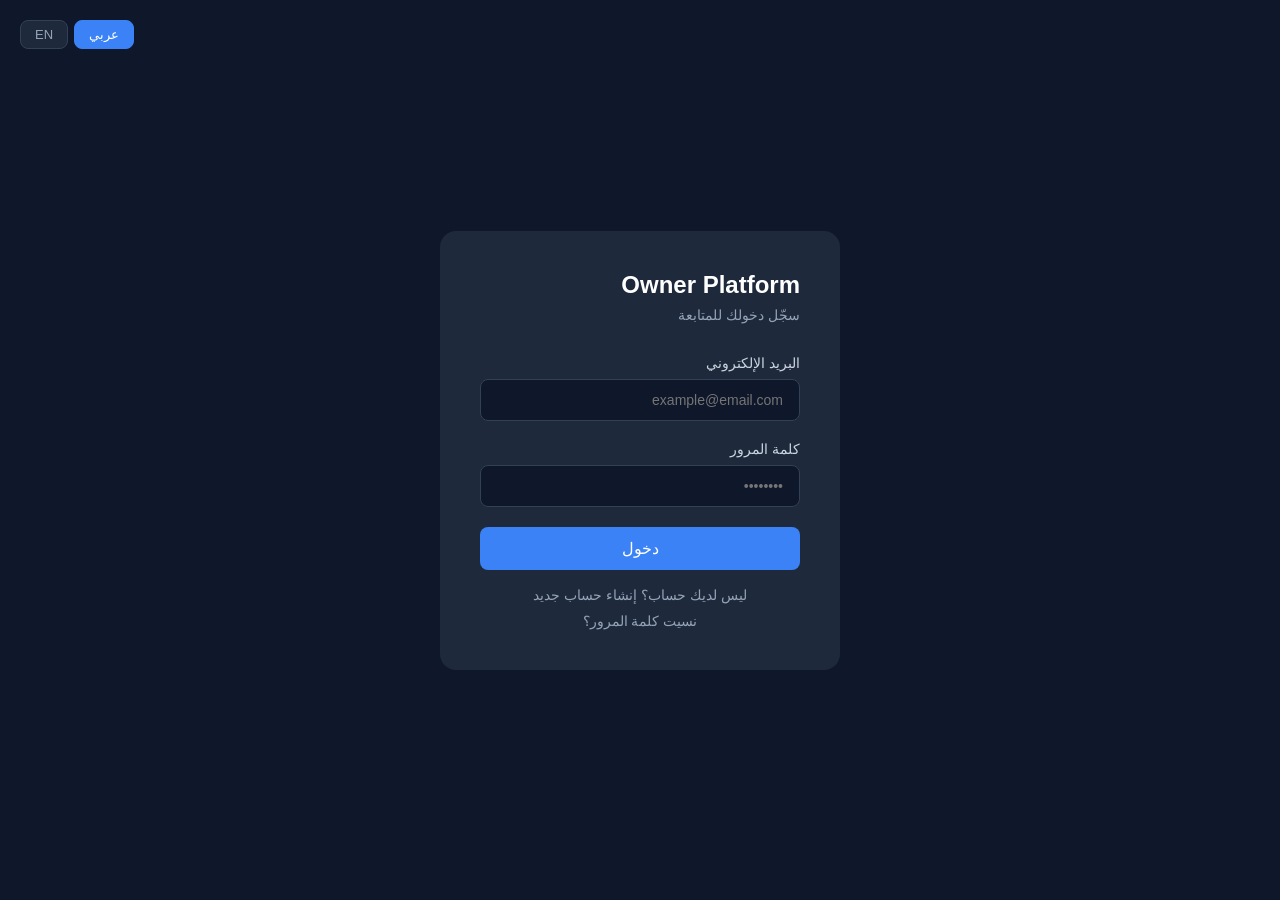
<file: index.html>
<!doctype html>
<html lang="en" dir="ltr">
  <head>
    <meta charset="utf-8" />
    <meta name="viewport" content="width=device-width, initial-scale=1" />
    <title>Owner Platform by Smart INV</title>
    <link rel="stylesheet" href="styles.css" />
    <script src="config.js"></script>
  </head>
  <body>
    <script>
      // حماية الصفحة: لازم يكون فيه token صحيح قبل ما نعرض الداشبورد
      if (!localStorage.getItem("token")) {
        window.location.replace("login.html");
      }
    </script>
    <div class="app-error-banner" id="app-error-banner" role="alert" hidden></div>

    <div class="app-shell">
      <aside class="sidebar" aria-label="Primary">
        <div class="brand-lockup">
          <div class="brand-mark" aria-hidden="true">SI</div>
          <div>
            <p class="eyebrow" data-i18n="brand.owner">Owner Platform</p>
            <h1>Smart INV</h1>
          </div>
        </div>

        <nav class="nav-list" aria-label="Sections">
          <button class="nav-item active" data-view="dashboard">
            <span class="nav-icon" aria-hidden="true">◆</span>
            <span data-i18n="nav.dashboard">Dashboard</span>
          </button>
          <button class="nav-item" data-view="analysis">
            <span class="nav-icon" aria-hidden="true">◈</span>
            <span data-i18n="nav.analysis">Conversation Analysis</span>
          </button>
          <button class="nav-item" data-view="analyze-file">
            <span class="nav-icon" aria-hidden="true">◇</span>
            <span data-i18n="nav.analyzeFile">Analyze File</span>
          </button>
          <button class="nav-item" data-view="settings">
            <span class="nav-icon" aria-hidden="true">◌</span>
            <span data-i18n="nav.settings">Settings</span>
          </button>
        </nav>

        <nav class="nav-list" aria-label="Account pages" style="margin-top: 10px;">
          <a class="nav-item" href="employees.html">
            <span class="nav-icon" aria-hidden="true">◍</span>
            <span data-i18n="nav.team">Team</span>
          </a>
          <a class="nav-item" href="settings-connect.html">
            <span class="nav-icon" aria-hidden="true">◑</span>
            <span data-i18n="nav.connectPlatforms">Connect Platforms</span>
          </a>
        </nav>

        <div class="sidebar-status">
          <span class="status-pulse" aria-hidden="true"></span>
          <span data-i18n="status.live">Platform monitoring live</span>
        </div>

        <div class="sidebar-user" id="sidebar-user">
          <span id="sidebar-user-name"></span>
          <button type="button" id="logout-btn" data-i18n="auth.logout">Logout</button>
        </div>
      </aside>

      <main class="main-panel">
        <header class="topbar">
          <div>
            <p class="eyebrow" data-i18n="header.eyebrow">Executive Intelligence Command Center</p>
            <h2 id="page-title" data-i18n="header.dashboardTitle">Business Conversation Intelligence</h2>
          </div>

          <div class="topbar-controls">
            <div class="date-filter" aria-label="Date range">
              <label>
                <span data-i18n="filters.from">From</span>
                <input id="date-from" type="date" />
              </label>
              <label>
                <span data-i18n="filters.to">To</span>
                <input id="date-to" type="date" />
              </label>
            </div>

            <div class="topbar-actions" role="group" aria-label="Language">
              <button class="language-toggle active" data-lang="en" type="button">EN</button>
              <button class="language-toggle" data-lang="ar" type="button">عربي</button>
            </div>

            <div class="topbar-actions theme-switcher" role="group" aria-label="Theme">
              <button class="language-toggle active" data-theme="light" type="button" data-i18n="theme.light">Light</button>
              <button class="language-toggle" data-theme="dark" type="button" data-i18n="theme.dark">Dark</button>
              <button class="language-toggle" data-theme="auto" type="button" data-i18n="theme.auto">Auto</button>
            </div>
          </div>
        </header>

        <section class="global-search glass-panel" aria-label="Universal intelligence search">
          <div class="section-heading">
            <div>
              <p class="eyebrow" data-i18n="search.eyebrow">Universal Search</p>
              <h3 data-i18n="search.title">Find any conversation, agent, source, objection, or recommendation</h3>
            </div>
          </div>
          <label class="search-box">
            <span data-i18n="search.label">Search intelligence</span>
            <input id="global-search" type="search" autocomplete="off" data-i18n-placeholder="search.placeholder" placeholder="Search price, غالي, client ID, campaign, employee..." />
          </label>
          <div id="search-results" class="search-results" aria-live="polite"></div>
        </section>

        <section id="dashboard-view" class="view active" aria-labelledby="page-title">
          <section class="executive-home" aria-label="Executive home screen">
            <div class="executive-health glass-panel">
              <div>
                <p class="eyebrow" data-i18n="home.health">Business Health</p>
                <h3 id="home-health-score">—</h3>
                <p class="health-explanation" data-i18n="home.healthExplanation">Based on bookings, CNC, missed opportunities, employee performance and conversation quality.</p>
                <span id="home-health-status" class="health-status">—</span>
              </div>
            </div>

            <button class="executive-card executive-card-button executive-problem" data-problem-report type="button" aria-haspopup="dialog" aria-controls="booking-breakdown-modal">
              <span data-i18n="home.biggestProblem">Biggest Problem</span>
              <strong id="home-biggest-problem">—</strong>
              <small data-i18n="home.openProblem">Open related report</small>
            </button>

            <button class="executive-card executive-card-button" data-best-employee-report type="button" aria-haspopup="dialog" aria-controls="booking-breakdown-modal">
              <span data-i18n="home.bestEmployee">Best Employee</span>
              <strong id="home-best-employee">—</strong>
              <small data-i18n="home.openEmployee">Open employee report</small>
            </button>

            <div class="executive-card executive-ask">
              <span data-i18n="home.askPlatform">Ask Platform</span>
              <input id="ask-platform-input" type="text" data-i18n-placeholder="home.askPlaceholder" placeholder="Ask about bookings, CNC, risks, or performance..." />
              <small id="ask-platform-answer"></small>
            </div>

          </section>

          <div class="command-cockpit home-secondary">
            <div class="hero-strip">
              <div>
                <p class="eyebrow" id="dashboard-period-label">—</p>
                <h3 data-i18n="dashboard.heroTitle">Every customer conversation, scored for revenue and performance.</h3>
              </div>
              <div class="hero-score" aria-label="Overall performance score">
                <span id="overall-score">—</span>
                <small data-i18n="dashboard.overallScore">Performance Score</small>
              </div>
            </div>

            <section class="metric-grid" aria-label="Business metrics">
              <button
                class="metric-card metric-card-button metric-card-primary"
                data-booking-breakdown
                data-intelligence-metric="confirmedBookings"
                type="button"
                aria-haspopup="dialog"
                aria-controls="booking-breakdown-modal"
              >
                <span class="metric-label" data-i18n="metrics.confirmedBookings">Confirmed Bookings</span>
                <strong id="metric-confirmed-bookings">—</strong>
                <span class="metric-trend positive" data-i18n="metrics.confirmedTrend">Tap to view source breakdown</span>
              </button>
              <button class="metric-card metric-card-button" data-intelligence-metric="analyzedConversations" type="button" aria-haspopup="dialog" aria-controls="booking-breakdown-modal">
                <span class="metric-label" data-i18n="metrics.conversations">Analyzed conversations</span>
                <strong id="metric-conversations">—</strong>
                <span class="metric-trend positive" data-i18n="metrics.conversationsTrend">+18% vs last week</span>
              </button>
              <button class="metric-card metric-card-button" data-intelligence-metric="missedOpportunities" type="button" aria-haspopup="dialog" aria-controls="booking-breakdown-modal">
                <span class="metric-label" data-i18n="metrics.missed">Missed opportunities</span>
                <strong id="metric-missed">—</strong>
                <span class="metric-trend warning" data-i18n="metrics.missedTrend">AED 92k at risk</span>
              </button>
              <button class="metric-card metric-card-button" data-intelligence-metric="averageQuality" type="button" aria-haspopup="dialog" aria-controls="booking-breakdown-modal">
                <span class="metric-label" data-i18n="metrics.response">Avg response quality</span>
                <strong id="metric-quality">—</strong>
                <span class="metric-trend positive" data-i18n="metrics.responseTrend">High empathy signals</span>
              </button>
              <button class="metric-card metric-card-button metric-card-recommendation" data-intelligence-metric="aiRecommendations" type="button" aria-haspopup="dialog" aria-controls="booking-breakdown-modal">
                <span class="metric-label" data-i18n="metrics.aiRecommendations">Platform Recommendations</span>
                <strong id="metric-recommendations">—</strong>
                <span class="metric-trend positive" data-i18n="metrics.aiRecommendationsTrend">Open all recommendations</span>
              </button>
              <button class="metric-card metric-card-button" data-intelligence-metric="platformPerformance" type="button" aria-haspopup="dialog" aria-controls="booking-breakdown-modal">
                <span class="metric-label" data-i18n="metrics.platformPerformance">Platform Performance</span>
                <strong id="metric-platform-performance">—</strong>
                <span class="metric-trend positive" data-i18n="metrics.platformPerformanceTrend">Weighted by source quality</span>
              </button>
              <button class="metric-card metric-card-button" data-intelligence-metric="agentPerformance" type="button" aria-haspopup="dialog" aria-controls="booking-breakdown-modal">
                <span class="metric-label" data-i18n="metrics.agentPerformance">Agent Performance</span>
                <strong id="metric-agent-performance">—</strong>
                <span class="metric-trend positive" data-i18n="metrics.agentPerformanceTrend">Trace performance by employee</span>
              </button>
              <button class="metric-card metric-card-button" data-intelligence-metric="revenueInsights" type="button" aria-haspopup="dialog" aria-controls="booking-breakdown-modal" data-i18n-title="metrics.revenueTooltip">
                <span class="metric-label" data-i18n="metrics.revenueInsights">Estimated Revenue</span>
                <strong id="metric-revenue">—</strong>
                <span class="metric-trend positive" data-i18n="metrics.revenueTrend">Tracked to campaign source</span>
              </button>
            </section>
          </div>

          <div class="dashboard-grid home-secondary">
            <section class="glass-panel">
              <div class="section-heading">
                <div>
                  <p class="eyebrow" data-i18n="alerts.eyebrow">Platform Alerts</p>
                  <h3 data-i18n="alerts.title">Owner-level intelligence alerts</h3>
                </div>
                <span class="chip" data-i18n="alerts.priorityOnly">Priority only</span>
              </div>

              <div class="alert-list" id="intelligence-alerts"></div>
            </section>

            <section class="glass-panel">
              <div class="section-heading">
                <div>
                  <p class="eyebrow" data-i18n="dashboard.performance">Performance</p>
                  <h3 data-i18n="dashboard.scoreByChannel">Performance score by channel</h3>
                </div>
              </div>

              <div class="channel-bars" id="channel-bars"></div>
            </section>

            <section class="glass-panel">
              <div class="section-heading">
                <div>
                  <p class="eyebrow" data-i18n="dashboard.risk">Risk</p>
                  <h3 data-i18n="dashboard.opportunityTitle">Business Risk Center</h3>
                </div>
              </div>

              <div class="radar-stack" id="radar-stack"></div>
            </section>
          </div>

          <section class="glass-panel agent-panel home-secondary">
            <div class="section-heading">
              <div>
                <p class="eyebrow" data-i18n="agents.eyebrow">Agent Intelligence</p>
                <h3 data-i18n="agents.title">Employee performance by conversation outcome</h3>
              </div>
              <span class="chip" data-i18n="agents.autoDetected">Auto-detected from conversation tags</span>
            </div>
            <div id="agent-intelligence" class="agent-grid"></div>
          </section>

          <section class="glass-panel home-secondary">
            <div class="section-heading">
              <div>
                <p class="eyebrow" data-i18n="dashboard.recent">Recent</p>
                <h3 data-i18n="dashboard.priorityConversations">Priority conversations</h3>
              </div>
              <button class="text-button" data-jump-analysis type="button" data-i18n="dashboard.openAnalysis">
                Open analysis
              </button>
            </div>
            <div class="conversation-list" id="priority-list"></div>
          </section>
        </section>

        <section id="analysis-view" class="view" aria-labelledby="analysis-title">
          <div class="analysis-layout">
            <section class="glass-panel conversation-browser">
              <div class="section-heading">
                <div>
                  <p class="eyebrow" data-i18n="analysis.queue">Queue</p>
                  <h3 id="analysis-title" data-i18n="analysis.title">Conversation Analysis</h3>
                </div>
                <span class="chip" id="conversation-count">—</span>
              </div>

              <div class="conversation-tabs" id="conversation-tabs" role="tablist"></div>
            </section>

            <section class="glass-panel insight-panel" id="conversation-detail">
              <div class="empty-state" data-i18n="analysis.loading">Loading intelligence...</div>
            </section>
          </div>
        </section>

        <section id="analyze-file-view" class="view" aria-labelledby="page-title">
          <section class="glass-panel file-analysis-panel">
            <div class="section-heading">
              <div>
                <p class="eyebrow" data-i18n="nav.analyzeFile">Analyze File</p>
                <h3 data-i18n="file.title">Test analytics before platform integrations</h3>
                <p data-i18n="file.description">Uploaded test files remain separate from live platform data.</p>
              </div>
            </div>
            <label class="file-upload">
              <span data-i18n="file.choose">Choose test file</span>
              <input id="analysis-file-input" type="file" accept=".txt,.pdf,.docx,.csv,.eml,.mbox,.zip" />
              <small data-i18n="file.supported">TXT, PDF, DOCX, CSV, email exports, and WhatsApp exports</small>
            </label>
            <div id="file-analysis-results" class="report-grid">
              <div class="empty-state" data-i18n="file.empty">Choose a file to generate a test analysis.</div>
            </div>
          </section>
        </section>

        <section id="settings-view" class="view" aria-labelledby="page-title">
          <div id="settings-panel" class="settings-layout"></div>
        </section>
      </main>

      <aside class="platform-sidebar" aria-label="Platform intelligence">
        <p class="eyebrow" data-i18n="platforms.title">Platforms</p>
        <div id="platform-nav" class="platform-nav"></div>
      </aside>
    </div>

    <div class="modal-backdrop" id="booking-breakdown-modal" role="dialog" aria-modal="true" aria-labelledby="booking-breakdown-title" hidden>
      <section class="breakdown-modal">
        <div class="modal-heading">
          <div>
            <p class="eyebrow" data-i18n="bookings.attribution">Source Attribution</p>
            <h3 id="booking-breakdown-title" data-i18n="bookings.title">Confirmed Bookings</h3>
          </div>
          <button class="icon-button" data-close-booking-modal type="button" aria-label="Close">×</button>
        </div>

        <div class="booking-total">
          <span data-i18n="bookings.confirmedTotal">Confirmed bookings</span>
          <strong id="booking-modal-total">—</strong>
        </div>

        <div class="journey-toolbar" id="booking-journey-toolbar"></div>

        <div class="booking-breakdown-list" id="booking-breakdown-list"></div>
      </section>
    </div>

    <div class="modal-backdrop" id="file-analysis-modal" role="dialog" aria-modal="true" aria-labelledby="file-analysis-modal-title" hidden>
      <section class="breakdown-modal">
        <div class="modal-heading">
          <div>
            <p class="eyebrow" data-i18n="nav.analyzeFile">Analyze File</p>
            <h3 id="file-analysis-modal-title" data-i18n="file.evidence">Analysis Evidence</h3>
          </div>
          <button class="icon-button" data-close-file-modal type="button" aria-label="Close">×</button>
        </div>
        <div id="file-analysis-modal-content" class="booking-breakdown-list"></div>
      </section>
    </div>

    <script src="app.bundle.js"></script>
  </body>
</html>
</file>
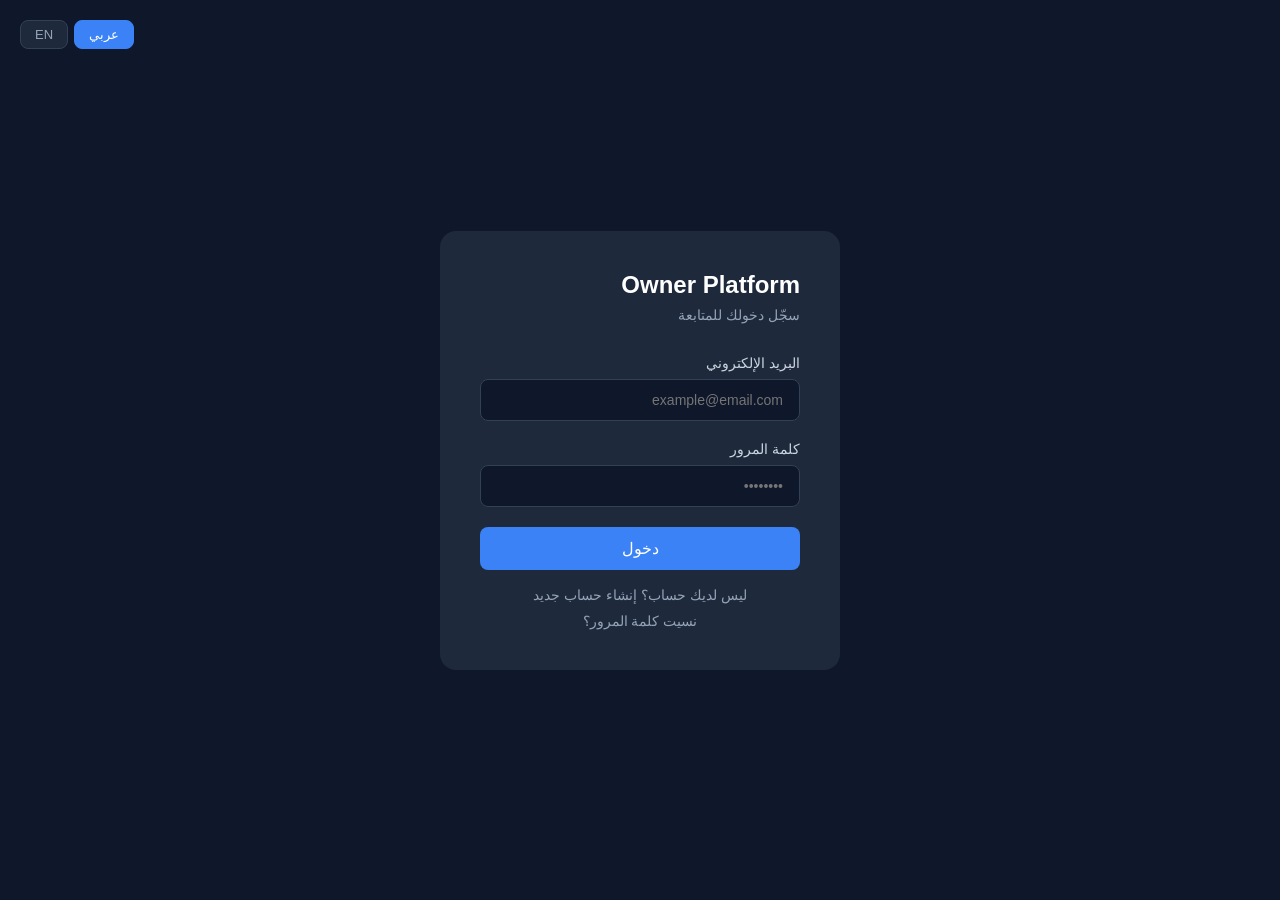
<file: employees.html>
<!DOCTYPE html>
<html lang="ar" dir="rtl" id="html-root">
<head>
  <meta charset="UTF-8">
  <meta name="viewport" content="width=device-width, initial-scale=1.0">
  <title id="page-title">فريق العمل - Owner Platform</title>
  <style>
    :root {
      --bg-0: #070b14;
      --bg-1: #0d1424;
      --panel: #141c30;
      --panel-border: rgba(148, 163, 209, 0.14);
      --accent-a: #5b7cfa;
      --accent-b: #8b5cf6;
      --text: #f3f5fb;
      --muted: #8a93ab;
      --danger: #fb7185;
      --danger-bg: rgba(251, 113, 133, 0.1);
      --success: #34d399;
      --success-bg: rgba(52, 211, 153, 0.1);
      --radius-lg: 22px;
      --radius-md: 12px;
    }

    * { margin: 0; padding: 0; box-sizing: border-box; }

    body {
      font-family: 'Segoe UI', Tahoma, sans-serif;
      color: var(--text);
      min-height: 100vh;
      position: relative;
      overflow-x: hidden;
      background: var(--bg-0);
      padding: 40px 20px 80px;
    }

    body::before {
      content: "";
      position: fixed;
      inset: -20%;
      background:
        radial-gradient(circle at 20% 15%, rgba(91, 124, 250, 0.16), transparent 45%),
        radial-gradient(circle at 85% 80%, rgba(139, 92, 246, 0.14), transparent 45%);
      pointer-events: none;
      z-index: 0;
    }

    .page-wrap {
      position: relative;
      z-index: 1;
      max-width: 640px;
      margin: 0 auto;
    }

    .lang-switch {
      position: fixed;
      top: 24px;
      inset-inline-end: 24px;
      display: flex;
      gap: 6px;
      z-index: 2;
    }
    .lang-switch button {
      padding: 6px 14px;
      background: var(--panel);
      border: 1px solid var(--panel-border);
      border-radius: 999px;
      color: var(--muted);
      font-size: 12.5px;
      cursor: pointer;
      transition: all 0.15s ease;
    }
    .lang-switch button.active {
      background: linear-gradient(135deg, var(--accent-a), var(--accent-b));
      color: #fff;
      border-color: transparent;
    }

    .header-row {
      display: flex;
      align-items: center;
      gap: 14px;
      margin-bottom: 28px;
    }
    .icon-badge {
      width: 48px;
      height: 48px;
      flex-shrink: 0;
      border-radius: 14px;
      display: flex;
      align-items: center;
      justify-content: center;
      background: linear-gradient(135deg, var(--accent-a), var(--accent-b));
      box-shadow: 0 10px 24px -8px rgba(91, 124, 250, 0.55);
    }
    .icon-badge svg { width: 22px; height: 22px; }
    h1 { font-size: 21px; font-weight: 700; margin-bottom: 4px; }
    p.subtitle { color: var(--muted); font-size: 13.5px; }

    .panel {
      background: linear-gradient(180deg, var(--panel), var(--bg-1));
      border: 1px solid var(--panel-border);
      border-radius: var(--radius-lg);
      padding: 28px;
      box-shadow: 0 24px 60px -24px rgba(0, 0, 0, 0.55);
      margin-bottom: 20px;
      animation: rise 0.4s ease both;
    }
    @keyframes rise {
      from { opacity: 0; transform: translateY(8px); }
      to { opacity: 1; transform: translateY(0); }
    }

    .field-row { display: flex; gap: 12px; flex-wrap: wrap; }
    .field-row > div { flex: 1; min-width: 160px; }

    label {
      display: block;
      margin-bottom: 8px;
      font-size: 13px;
      color: #c3cadf;
      font-weight: 600;
    }
    input, select {
      width: 100%;
      padding: 12px 14px;
      background: var(--bg-0);
      border: 1px solid var(--panel-border);
      border-radius: var(--radius-md);
      color: var(--text);
      font-size: 14px;
      margin-bottom: 16px;
      transition: border-color 0.15s ease, box-shadow 0.15s ease;
    }
    input:focus, select:focus {
      outline: none;
      border-color: var(--accent-a);
      box-shadow: 0 0 0 3px rgba(91, 124, 250, 0.18);
    }
    input::placeholder { color: #4b5568; }

    button.primary {
      padding: 12px 22px;
      background: linear-gradient(135deg, var(--accent-a), var(--accent-b));
      color: #fff;
      border: none;
      border-radius: var(--radius-md);
      font-size: 14px;
      font-weight: 600;
      cursor: pointer;
      transition: transform 0.15s ease, box-shadow 0.15s ease, opacity 0.15s ease;
      box-shadow: 0 12px 24px -12px rgba(91, 124, 250, 0.65);
    }
    button.primary:hover:not(:disabled) {
      transform: translateY(-1px);
      box-shadow: 0 16px 30px -12px rgba(91, 124, 250, 0.75);
    }
    button.primary:disabled { opacity: 0.55; cursor: not-allowed; transform: none; }

    .error {
      color: var(--danger);
      background: var(--danger-bg);
      border: 1px solid rgba(251, 113, 133, 0.25);
      padding: 12px 14px;
      border-radius: var(--radius-md);
      font-size: 13.5px;
      margin-bottom: 16px;
      display: none;
    }

    .team-list { display: flex; flex-direction: column; gap: 10px; }
    .team-empty {
      text-align: center;
      color: var(--muted);
      font-size: 13.5px;
      padding: 30px 10px;
    }
    .team-card {
      display: flex;
      align-items: center;
      gap: 14px;
      background: var(--bg-0);
      border: 1px solid var(--panel-border);
      border-radius: var(--radius-md);
      padding: 14px 16px;
    }
    .avatar {
      width: 40px;
      height: 40px;
      flex-shrink: 0;
      border-radius: 12px;
      background: linear-gradient(135deg, var(--accent-a), var(--accent-b));
      display: flex;
      align-items: center;
      justify-content: center;
      font-weight: 700;
      font-size: 14px;
      color: #fff;
    }
    .team-info { flex: 1; min-width: 0; }
    .team-name { font-size: 14.5px; font-weight: 600; margin-bottom: 2px; }
    .team-role { font-size: 12.5px; color: var(--muted); }
    .delete-btn {
      background: transparent;
      border: 1px solid var(--panel-border);
      color: var(--danger);
      border-radius: 10px;
      padding: 8px 12px;
      font-size: 12.5px;
      cursor: pointer;
      transition: all 0.15s ease;
      flex-shrink: 0;
    }
    .delete-btn:hover { background: var(--danger-bg); border-color: rgba(251, 113, 133, 0.35); }

    .link-row { text-align: center; margin-top: 24px; }
    .link-row a { color: var(--muted); font-size: 13.5px; text-decoration: none; transition: color 0.15s ease; }
    .link-row a:hover { color: var(--text); }

    @media (prefers-reduced-motion: reduce) {
      .panel { animation: none; }
    }
  </style>
</head>
<body>
  <div class="lang-switch">
    <button type="button" id="lang-ar" onclick="setLang('ar')">عربي</button>
    <button type="button" id="lang-en" onclick="setLang('en')">EN</button>
  </div>

  <div class="page-wrap">
    <div class="header-row">
      <div class="icon-badge">
        <svg viewBox="0 0 24 24" fill="none" xmlns="http://www.w3.org/2000/svg">
          <path d="M17 20V18C17 15.7909 15.2091 14 13 14H7C4.79086 14 3 15.7909 3 18V20" stroke="white" stroke-width="1.8" stroke-linecap="round" stroke-linejoin="round"/>
          <circle cx="10" cy="7" r="4" stroke="white" stroke-width="1.8"/>
          <path d="M21 20V18C20.9986 16.1771 19.7973 14.5713 18.06 14.06" stroke="white" stroke-width="1.8" stroke-linecap="round"/>
          <path d="M15 4.13C16.7413 4.62308 17.9997 6.20955 17.9997 8.005C17.9997 9.80045 16.7413 11.3869 15 11.88" stroke="white" stroke-width="1.8" stroke-linecap="round"/>
        </svg>
      </div>
      <div>
        <h1 id="txt-title">فريق العمل</h1>
        <p class="subtitle" id="txt-subtitle">أضيفي الموظفين المسؤولين عن المحادثات في منصتك</p>
      </div>
    </div>

    <div class="panel">
      <div class="error" id="error">حدث خطأ، يرجى المحاولة مرة أخرى</div>
      <div class="field-row">
        <div>
          <label id="lbl-name">اسم الموظف</label>
          <input type="text" id="agent-name" placeholder="مثال: سارة محمد">
        </div>
        <div>
          <label id="lbl-role">الدور الوظيفي</label>
          <input type="text" id="agent-role" placeholder="مثال: مبيعات">
        </div>
      </div>
      <button type="button" class="primary" id="btn-add" onclick="addAgent()">إضافة موظف</button>
    </div>

    <div class="panel">
      <div class="team-list" id="team-list">
        <div class="team-empty" id="team-empty">لا يوجد موظفون مضافون بعد</div>
      </div>
    </div>

    <div class="link-row">
      <a href="index.html" id="link-back">العودة للوحة التحكم</a>
    </div>
  </div>

  <script src="config.js"></script>
  <script>
    const API = window.OWNER_PLATFORM_API_BASE_URL;
    const token = localStorage.getItem("token");
    if (!token) window.location.href = "login.html";

    const translations = {
      ar: {
        pageTitle: "فريق العمل - Owner Platform",
        title: "فريق العمل",
        subtitle: "أضيفي الموظفين المسؤولين عن المحادثات في منصتك",
        error: "حدث خطأ، يرجى المحاولة مرة أخرى",
        name: "اسم الموظف",
        namePlaceholder: "مثال: سارة محمد",
        role: "الدور الوظيفي",
        rolePlaceholder: "مثال: مبيعات",
        add: "إضافة موظف",
        adding: "جارٍ الإضافة...",
        empty: "لا يوجد موظفون مضافون بعد",
        delete: "حذف",
        deleteConfirm: "هل تريدين حذف هذا الموظف؟",
        nameRequired: "اسم الموظف مطلوب",
        back: "العودة للوحة التحكم",
      },
      en: {
        pageTitle: "Team - Owner Platform",
        title: "Team",
        subtitle: "Add the employees responsible for conversations on your platform",
        error: "An error occurred, please try again",
        name: "Employee Name",
        namePlaceholder: "e.g. Sara Mohamed",
        role: "Role",
        rolePlaceholder: "e.g. Sales",
        add: "Add Employee",
        adding: "Adding...",
        empty: "No team members added yet",
        delete: "Delete",
        deleteConfirm: "Delete this team member?",
        nameRequired: "Employee name is required",
        back: "Back to Dashboard",
      },
    };

    function applyLang(lang) {
      const t = translations[lang];
      document.getElementById("html-root").lang = lang;
      document.getElementById("html-root").dir = lang === "ar" ? "rtl" : "ltr";
      document.getElementById("page-title").textContent = t.pageTitle;
      document.getElementById("txt-title").textContent = t.title;
      document.getElementById("txt-subtitle").textContent = t.subtitle;
      document.getElementById("error").textContent = t.error;
      document.getElementById("lbl-name").textContent = t.name;
      document.getElementById("agent-name").placeholder = t.namePlaceholder;
      document.getElementById("lbl-role").textContent = t.role;
      document.getElementById("agent-role").placeholder = t.rolePlaceholder;
      document.getElementById("btn-add").textContent = t.add;
      document.getElementById("link-back").textContent = t.back;
      document.getElementById("lang-ar").classList.toggle("active", lang === "ar");
      document.getElementById("lang-en").classList.toggle("active", lang === "en");
      renderAgents();
    }

    function setLang(lang) {
      localStorage.setItem("authLang", lang);
      applyLang(lang);
    }

    const currentLangGetter = () => localStorage.getItem("authLang") || "ar";

    let agents = [];
    const emptyStateEl = document.getElementById("team-empty");

    function initials(name) {
      const parts = String(name || "").trim().split(/\s+/);
      return ((parts[0]?.[0] || "") + (parts[1]?.[0] || "")).toUpperCase() || "?";
    }

    function renderAgents() {
      const t = translations[currentLangGetter()];
      const list = document.getElementById("team-list");
      emptyStateEl.textContent = t.empty;

      if (agents.length === 0) {
        list.innerHTML = "";
        list.appendChild(emptyStateEl);
        return;
      }

      list.innerHTML = "";
      agents.forEach((agent) => {
        const card = document.createElement("div");
        card.className = "team-card";
        card.innerHTML = `
          <div class="avatar">${initials(agent.name)}</div>
          <div class="team-info">
            <div class="team-name"></div>
            <div class="team-role"></div>
          </div>
          <button type="button" class="delete-btn">${t.delete}</button>
        `;
        card.querySelector(".team-name").textContent = agent.name;
        card.querySelector(".team-role").textContent = agent.role || "-";
        card.querySelector(".delete-btn").addEventListener("click", () => deleteAgent(agent.id));
        list.appendChild(card);
      });
    }

    async function loadAgents() {
      try {
        const res = await fetch(`${API}/api/agents`, {
          headers: { Authorization: `Bearer ${token}` },
        });
        if (res.status === 401) {
          localStorage.removeItem("token");
          localStorage.removeItem("user");
          window.location.href = "login.html";
          return;
        }
        if (!res.ok) return;
        agents = await res.json();
        renderAgents();
      } catch (err) {
        console.error("تعذر تحميل قائمة الموظفين:", err);
      }
    }

    async function addAgent() {
      const t = translations[currentLangGetter()];
      const errorEl = document.getElementById("error");
      errorEl.style.display = "none";

      const nameInput = document.getElementById("agent-name");
      const roleInput = document.getElementById("agent-role");
      const name = nameInput.value.trim();
      const role = roleInput.value.trim();

      if (!name) {
        errorEl.textContent = t.nameRequired;
        errorEl.style.display = "block";
        return;
      }

      const btn = document.getElementById("btn-add");
      btn.disabled = true;
      btn.textContent = t.adding;

      try {
        const res = await fetch(`${API}/api/agents`, {
          method: "POST",
          headers: {
            "Content-Type": "application/json",
            Authorization: `Bearer ${token}`,
          },
          body: JSON.stringify({ name, role: role || null }),
        });
        const data = await res.json();
        if (!res.ok) throw new Error(data.message);
        nameInput.value = "";
        roleInput.value = "";
        await loadAgents();
      } catch (err) {
        errorEl.textContent = err.message || t.error;
        errorEl.style.display = "block";
      } finally {
        btn.disabled = false;
        btn.textContent = t.add;
      }
    }

    async function deleteAgent(id) {
      const t = translations[currentLangGetter()];
      if (!window.confirm(t.deleteConfirm)) return;
      try {
        const res = await fetch(`${API}/api/agents/${id}`, {
          method: "DELETE",
          headers: { Authorization: `Bearer ${token}` },
        });
        if (!res.ok) return;
        await loadAgents();
      } catch (err) {
        console.error("تعذر حذف الموظف:", err);
      }
    }

    applyLang(currentLangGetter());
    loadAgents();
  </script>
</body>
</html>
</file>
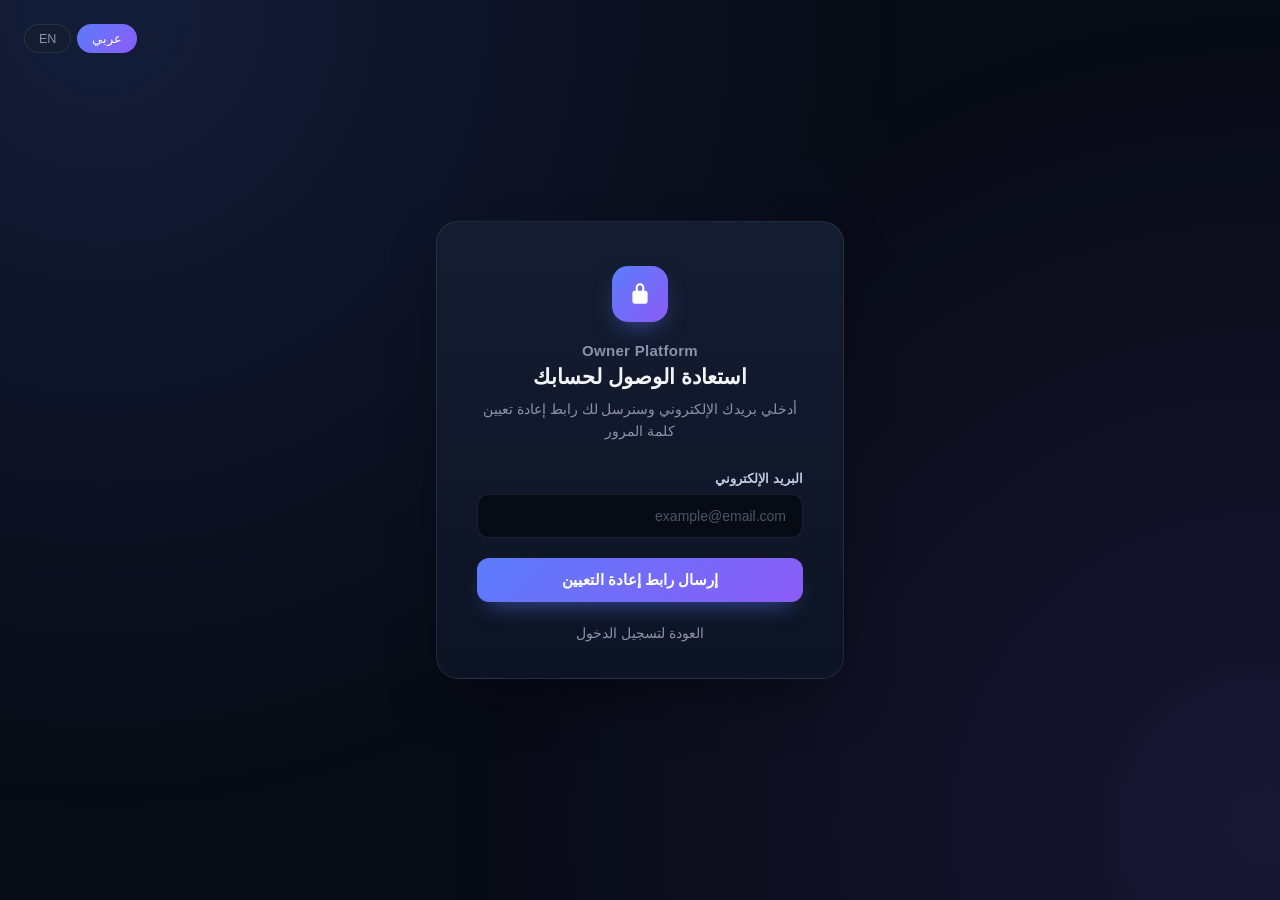
<file: forgot-password.html>
<!DOCTYPE html>
<html lang="ar" dir="rtl" id="html-root">
<head>
  <meta charset="UTF-8">
  <meta name="viewport" content="width=device-width, initial-scale=1.0">
  <title id="page-title">نسيت كلمة المرور - Owner Platform</title>
  <style>
    :root {
      --bg-0: #070b14;
      --bg-1: #0d1424;
      --panel: #141c30;
      --panel-border: rgba(148, 163, 209, 0.14);
      --accent-a: #5b7cfa;
      --accent-b: #8b5cf6;
      --text: #f3f5fb;
      --muted: #8a93ab;
      --danger: #fb7185;
      --danger-bg: rgba(251, 113, 133, 0.1);
      --info: #7dd3fc;
      --info-bg: rgba(56, 189, 248, 0.1);
      --radius-lg: 22px;
      --radius-md: 12px;
    }

    * { margin: 0; padding: 0; box-sizing: border-box; }

    body {
      font-family: 'Segoe UI', Tahoma, sans-serif;
      color: var(--text);
      min-height: 100vh;
      display: flex;
      justify-content: center;
      align-items: center;
      position: relative;
      overflow-x: hidden;
      background: var(--bg-0);
    }

    /* توهّج خلفي هادي، بدون أي حركة مفرطة */
    body::before {
      content: "";
      position: fixed;
      inset: -20%;
      background:
        radial-gradient(circle at 20% 15%, rgba(91, 124, 250, 0.16), transparent 45%),
        radial-gradient(circle at 85% 80%, rgba(139, 92, 246, 0.14), transparent 45%);
      pointer-events: none;
      z-index: 0;
    }

    .lang-switch {
      position: fixed;
      top: 24px;
      inset-inline-end: 24px;
      display: flex;
      gap: 6px;
      z-index: 2;
    }
    .lang-switch button {
      padding: 6px 14px;
      background: var(--panel);
      border: 1px solid var(--panel-border);
      border-radius: 999px;
      color: var(--muted);
      font-size: 12.5px;
      cursor: pointer;
      width: auto;
      transition: all 0.15s ease;
    }
    .lang-switch button.active {
      background: linear-gradient(135deg, var(--accent-a), var(--accent-b));
      color: #fff;
      border-color: transparent;
    }

    .box {
      position: relative;
      z-index: 1;
      background: linear-gradient(180deg, var(--panel), var(--bg-1));
      border: 1px solid var(--panel-border);
      padding: 44px 40px 36px;
      border-radius: var(--radius-lg);
      width: 100%;
      max-width: 408px;
      box-shadow: 0 24px 60px -20px rgba(0, 0, 0, 0.55);
      animation: rise 0.45s ease both;
    }

    @keyframes rise {
      from { opacity: 0; transform: translateY(10px); }
      to { opacity: 1; transform: translateY(0); }
    }

    .icon-badge {
      width: 56px;
      height: 56px;
      margin: 0 auto 20px;
      border-radius: 16px;
      display: flex;
      align-items: center;
      justify-content: center;
      background: linear-gradient(135deg, var(--accent-a), var(--accent-b));
      box-shadow: 0 10px 24px -8px rgba(91, 124, 250, 0.55);
    }
    .icon-badge svg { width: 26px; height: 26px; }

    h1 {
      font-size: 15px;
      font-weight: 600;
      color: var(--muted);
      letter-spacing: 0.3px;
      text-align: center;
      margin-bottom: 6px;
    }
    h2 {
      font-size: 21px;
      font-weight: 700;
      text-align: center;
      margin-bottom: 10px;
    }
    p.subtitle {
      color: var(--muted);
      font-size: 13.5px;
      text-align: center;
      line-height: 1.6;
      margin-bottom: 28px;
    }

    label {
      display: block;
      margin-bottom: 8px;
      font-size: 13px;
      color: #c3cadf;
      font-weight: 600;
    }
    input {
      width: 100%;
      padding: 13px 16px;
      background: var(--bg-0);
      border: 1px solid var(--panel-border);
      border-radius: var(--radius-md);
      color: var(--text);
      font-size: 14px;
      margin-bottom: 20px;
      transition: border-color 0.15s ease, box-shadow 0.15s ease;
    }
    input:focus {
      outline: none;
      border-color: var(--accent-a);
      box-shadow: 0 0 0 3px rgba(91, 124, 250, 0.18);
    }
    input::placeholder { color: #4b5568; }

    button.primary {
      width: 100%;
      padding: 13px;
      background: linear-gradient(135deg, var(--accent-a), var(--accent-b));
      color: #fff;
      border: none;
      border-radius: var(--radius-md);
      font-size: 15px;
      font-weight: 600;
      cursor: pointer;
      transition: transform 0.15s ease, box-shadow 0.15s ease, opacity 0.15s ease;
      box-shadow: 0 12px 24px -12px rgba(91, 124, 250, 0.65);
    }
    button.primary:hover:not(:disabled) {
      transform: translateY(-1px);
      box-shadow: 0 16px 30px -12px rgba(91, 124, 250, 0.75);
    }
    button.primary:disabled { opacity: 0.55; cursor: not-allowed; transform: none; }

    .info {
      color: var(--info);
      background: var(--info-bg);
      border: 1px solid rgba(125, 211, 252, 0.25);
      padding: 13px 15px;
      border-radius: var(--radius-md);
      font-size: 13.5px;
      line-height: 1.6;
      margin-bottom: 20px;
      display: none;
    }
    .error {
      color: var(--danger);
      background: var(--danger-bg);
      border: 1px solid rgba(251, 113, 133, 0.25);
      padding: 13px 15px;
      border-radius: var(--radius-md);
      font-size: 13.5px;
      line-height: 1.6;
      margin-bottom: 20px;
      display: none;
    }

    .link-row { text-align: center; margin-top: 22px; }
    .link-row a {
      color: var(--muted);
      font-size: 13.5px;
      text-decoration: none;
      transition: color 0.15s ease;
    }
    .link-row a:hover { color: var(--text); }

    @media (prefers-reduced-motion: reduce) {
      .box { animation: none; }
    }
  </style>
</head>
<body>
  <div class="lang-switch">
    <button type="button" id="lang-ar" onclick="setLang('ar')">عربي</button>
    <button type="button" id="lang-en" onclick="setLang('en')">EN</button>
  </div>

  <div class="box">
    <div class="icon-badge">
      <svg viewBox="0 0 24 24" fill="none" xmlns="http://www.w3.org/2000/svg">
        <path d="M12 2C9.79 2 8 3.79 8 6V9H7C5.9 9 5 9.9 5 11V19C5 20.1 5.9 21 7 21H17C18.1 21 19 20.1 19 19V11C19 9.9 18.1 9 17 9H16V6C16 3.79 14.21 2 12 2ZM12 4C13.1 4 14 4.9 14 6V9H10V6C10 4.9 10.9 4 12 4Z" fill="white"/>
      </svg>
    </div>
    <h1>Owner Platform</h1>
    <h2 id="txt-heading">استعادة الوصول لحسابك</h2>
    <p class="subtitle" id="txt-tagline">أدخلي بريدك الإلكتروني وسنرسل لك رابط إعادة تعيين كلمة المرور</p>
    <div class="error" id="error">حدث خطأ، يرجى المحاولة مرة أخرى</div>
    <div class="info" id="info">إذا كان البريد الإلكتروني مسجلاً لدينا، فستصلك رسالة تحتوي على رابط إعادة التعيين</div>
    <label id="lbl-email">البريد الإلكتروني</label>
    <input type="email" id="email" placeholder="example@email.com">
    <button type="button" class="primary" id="btn-send" onclick="sendResetRequest()">إرسال رابط إعادة التعيين</button>
    <div class="link-row">
      <a href="login.html" id="link-login">العودة لتسجيل الدخول</a>
    </div>
  </div>

  <script src="config.js"></script>
  <script>
    const API = window.OWNER_PLATFORM_API_BASE_URL;

    const translations = {
      ar: {
        pageTitle: "نسيت كلمة المرور - Owner Platform",
        heading: "استعادة الوصول لحسابك",
        tagline: "أدخلي بريدك الإلكتروني وسنرسل لك رابط إعادة تعيين كلمة المرور",
        error: "حدث خطأ، يرجى المحاولة مرة أخرى",
        email: "البريد الإلكتروني",
        send: "إرسال رابط إعادة التعيين",
        sending: "جارٍ الإرسال...",
        loginLink: "العودة لتسجيل الدخول",
      },
      en: {
        pageTitle: "Forgot Password - Owner Platform",
        heading: "Recover access to your account",
        tagline: "Enter your email and we'll send you a password reset link",
        error: "An error occurred, please try again",
        email: "Email",
        send: "Send Reset Link",
        sending: "Sending...",
        loginLink: "Back to Sign In",
      },
    };

    function applyLang(lang) {
      const t = translations[lang];
      document.getElementById("html-root").lang = lang;
      document.getElementById("html-root").dir = lang === "ar" ? "rtl" : "ltr";
      document.getElementById("page-title").textContent = t.pageTitle;
      document.getElementById("txt-heading").textContent = t.heading;
      document.getElementById("txt-tagline").textContent = t.tagline;
      document.getElementById("error").textContent = t.error;
      document.getElementById("lbl-email").textContent = t.email;
      document.getElementById("btn-send").textContent = t.send;
      document.getElementById("link-login").textContent = t.loginLink;
      document.getElementById("lang-ar").classList.toggle("active", lang === "ar");
      document.getElementById("lang-en").classList.toggle("active", lang === "en");
    }

    function setLang(lang) {
      localStorage.setItem("authLang", lang);
      applyLang(lang);
    }

    const currentLang = localStorage.getItem("authLang") || "ar";
    applyLang(currentLang);

    async function sendResetRequest() {
      const email = document.getElementById("email").value;
      const btn = document.getElementById("btn-send");
      const errorEl = document.getElementById("error");
      const infoEl = document.getElementById("info");
      errorEl.style.display = "none";
      infoEl.style.display = "none";

      if (!email) return;

      btn.disabled = true;
      btn.textContent = translations[currentLang].sending;

      try {
        const res = await fetch(`${API}/api/forgot-password`, {
          method: "POST",
          headers: { "Content-Type": "application/json" },
          body: JSON.stringify({ email })
        });
        const data = await res.json();
        if (!res.ok) throw new Error(data.message);
        infoEl.textContent = data.message;
        infoEl.style.display = "block";
      } catch (err) {
        errorEl.textContent = err.message || translations[currentLang].error;
        errorEl.style.display = "block";
      } finally {
        btn.disabled = false;
        btn.textContent = translations[currentLang].send;
      }
    }
  </script>
</body>
</html>
</file>
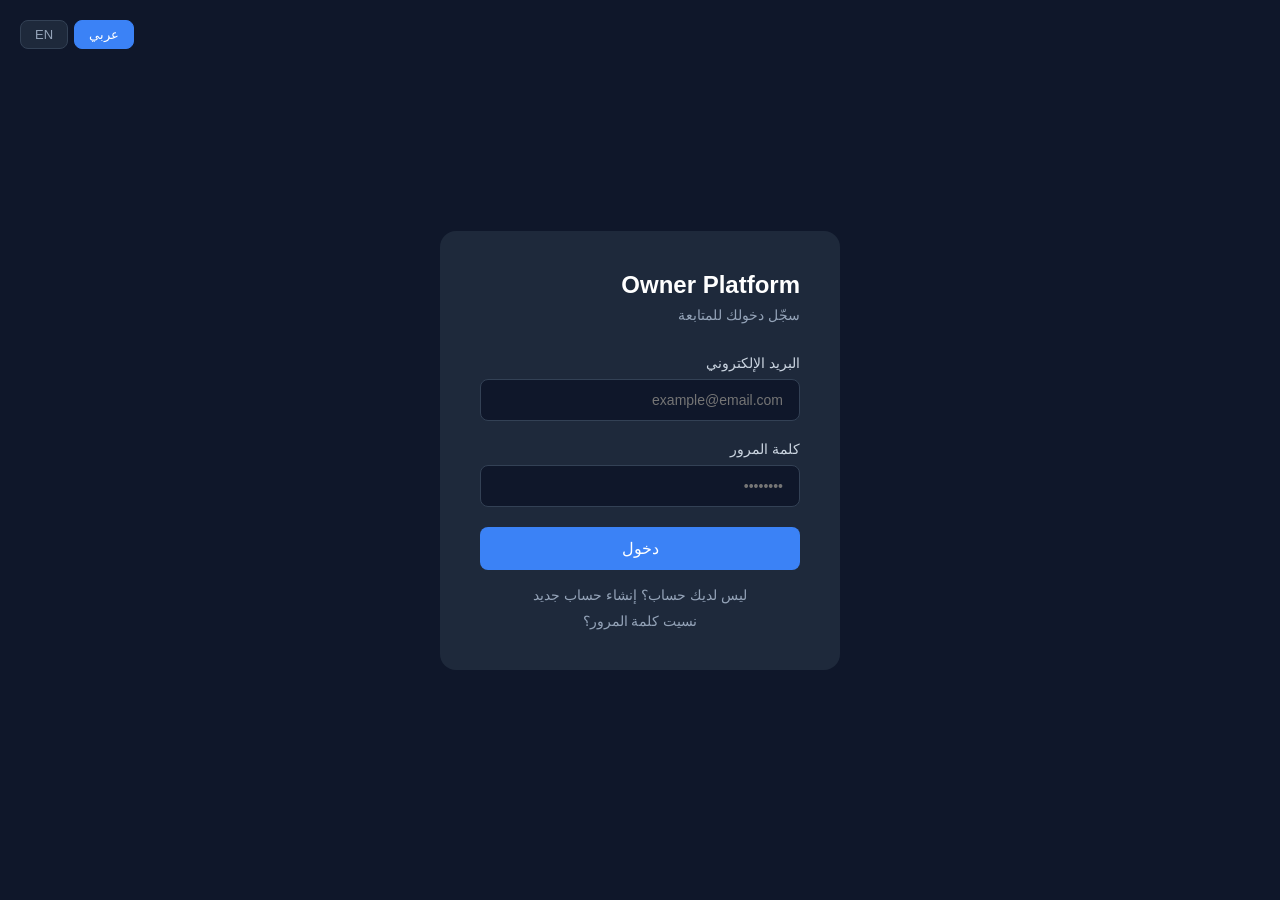
<file: login.html>
<!DOCTYPE html>
<html lang="ar" dir="rtl" id="html-root">
<head>
  <meta charset="UTF-8">
  <meta name="viewport" content="width=device-width, initial-scale=1.0">
  <title id="page-title">تسجيل الدخول - Owner Platform</title>
  <style>
    * { margin: 0; padding: 0; box-sizing: border-box; }
    body {
      font-family: 'Segoe UI', sans-serif;
      background: #0f172a;
      color: #fff;
      display: flex;
      justify-content: center;
      align-items: center;
      min-height: 100vh;
      position: relative;
    }
    .lang-switch {
      position: absolute;
      top: 20px;
      inset-inline-end: 20px;
      display: flex;
      gap: 6px;
    }
    .lang-switch button {
      padding: 6px 14px;
      background: #1e293b;
      border: 1px solid #334155;
      border-radius: 8px;
      color: #94a3b8;
      font-size: 13px;
      cursor: pointer;
      width: auto;
    }
    .lang-switch button.active {
      background: #3b82f6;
      color: #fff;
      border-color: #3b82f6;
    }
    .box {
      background: #1e293b;
      padding: 40px;
      border-radius: 16px;
      width: 100%;
      max-width: 400px;
    }
    h1 { font-size: 24px; margin-bottom: 8px; }
    p { color: #94a3b8; margin-bottom: 32px; font-size: 14px; }
    label { display: block; margin-bottom: 8px; font-size: 14px; color: #cbd5e1; }
    input {
      width: 100%;
      padding: 12px 16px;
      background: #0f172a;
      border: 1px solid #334155;
      border-radius: 8px;
      color: #fff;
      font-size: 14px;
      margin-bottom: 20px;
    }
    button.primary {
      width: 100%;
      padding: 12px;
      background: #3b82f6;
      color: #fff;
      border: none;
      border-radius: 8px;
      font-size: 16px;
      cursor: pointer;
    }
    button.primary:hover { background: #2563eb; }
    .error {
      color: #f87171;
      font-size: 14px;
      margin-bottom: 16px;
      display: none;
    }
    .link-row { text-align: center; margin-top: 16px; }
    .link-row a { color: #94a3b8; font-size: 14px; text-decoration: none; }
    .link-row a:hover { color: #fff; }
  </style>
</head>
<body>
  <div class="lang-switch">
    <button type="button" id="lang-ar" onclick="setLang('ar')">عربي</button>
    <button type="button" id="lang-en" onclick="setLang('en')">EN</button>
  </div>

  <div class="box">
    <h1>Owner Platform</h1>
    <p id="txt-tagline">سجّل دخولك للمتابعة</p>
    <div class="error" id="error">بيانات الدخول غير صحيحة، يرجى المحاولة مرة أخرى</div>
    <label id="lbl-email">البريد الإلكتروني</label>
    <input type="email" id="email" placeholder="example@email.com">
    <label id="lbl-password">كلمة المرور</label>
    <input type="password" id="password" placeholder="••••••••">
    <button type="button" class="primary" id="btn-login" onclick="login()">دخول</button>
    <div class="link-row">
      <a href="register.html" id="link-register">ليس لديك حساب؟ إنشاء حساب جديد</a>
    </div>
    <div class="link-row" style="margin-top: 8px;">
      <a href="forgot-password.html" id="link-forgot">نسيت كلمة المرور؟</a>
    </div>
  </div>

  <script src="config.js"></script>
  <script>
    const API = window.OWNER_PLATFORM_API_BASE_URL;

    const translations = {
      ar: {
        pageTitle: "تسجيل الدخول - Owner Platform",
        tagline: "سجّل دخولك للمتابعة",
        error: "بيانات الدخول غير صحيحة، يرجى المحاولة مرة أخرى",
        email: "البريد الإلكتروني",
        password: "كلمة المرور",
        login: "دخول",
        registerLink: "ليس لديك حساب؟ إنشاء حساب جديد",
        forgotLink: "نسيت كلمة المرور؟",
      },
      en: {
        pageTitle: "Sign In - Owner Platform",
        tagline: "Sign in to continue",
        error: "Incorrect login details, please try again",
        email: "Email",
        password: "Password",
        login: "Sign In",
        registerLink: "Don't have an account? Create one",
        forgotLink: "Forgot password?",
      },
    };

    function applyLang(lang) {
      const t = translations[lang];
      document.getElementById("html-root").lang = lang;
      document.getElementById("html-root").dir = lang === "ar" ? "rtl" : "ltr";
      document.getElementById("page-title").textContent = t.pageTitle;
      document.getElementById("txt-tagline").textContent = t.tagline;
      document.getElementById("error").textContent = t.error;
      document.getElementById("lbl-email").textContent = t.email;
      document.getElementById("lbl-password").textContent = t.password;
      document.getElementById("btn-login").textContent = t.login;
      document.getElementById("link-register").textContent = t.registerLink;
      document.getElementById("link-forgot").textContent = t.forgotLink;
      document.getElementById("lang-ar").classList.toggle("active", lang === "ar");
      document.getElementById("lang-en").classList.toggle("active", lang === "en");
    }

    function setLang(lang) {
      localStorage.setItem("authLang", lang);
      applyLang(lang);
    }

    applyLang(localStorage.getItem("authLang") || "ar");

    if (localStorage.getItem("token")) {
      window.location.href = "index.html";
    }

    async function login() {
      const email = document.getElementById("email").value;
      const password = document.getElementById("password").value;
      try {
        const res = await fetch(`${API}/api/login`, {
          method: "POST",
          headers: { "Content-Type": "application/json" },
          body: JSON.stringify({ email, password })
        });
        const data = await res.json();
        if (!res.ok) throw new Error(data.message);
        localStorage.setItem("token", data.token);
        localStorage.setItem("user", JSON.stringify(data.user));
        window.location.href = "index.html";
      } catch {
        document.getElementById("error").style.display = "block";
      }
    }
  </script>
</body>
</html>
</file>
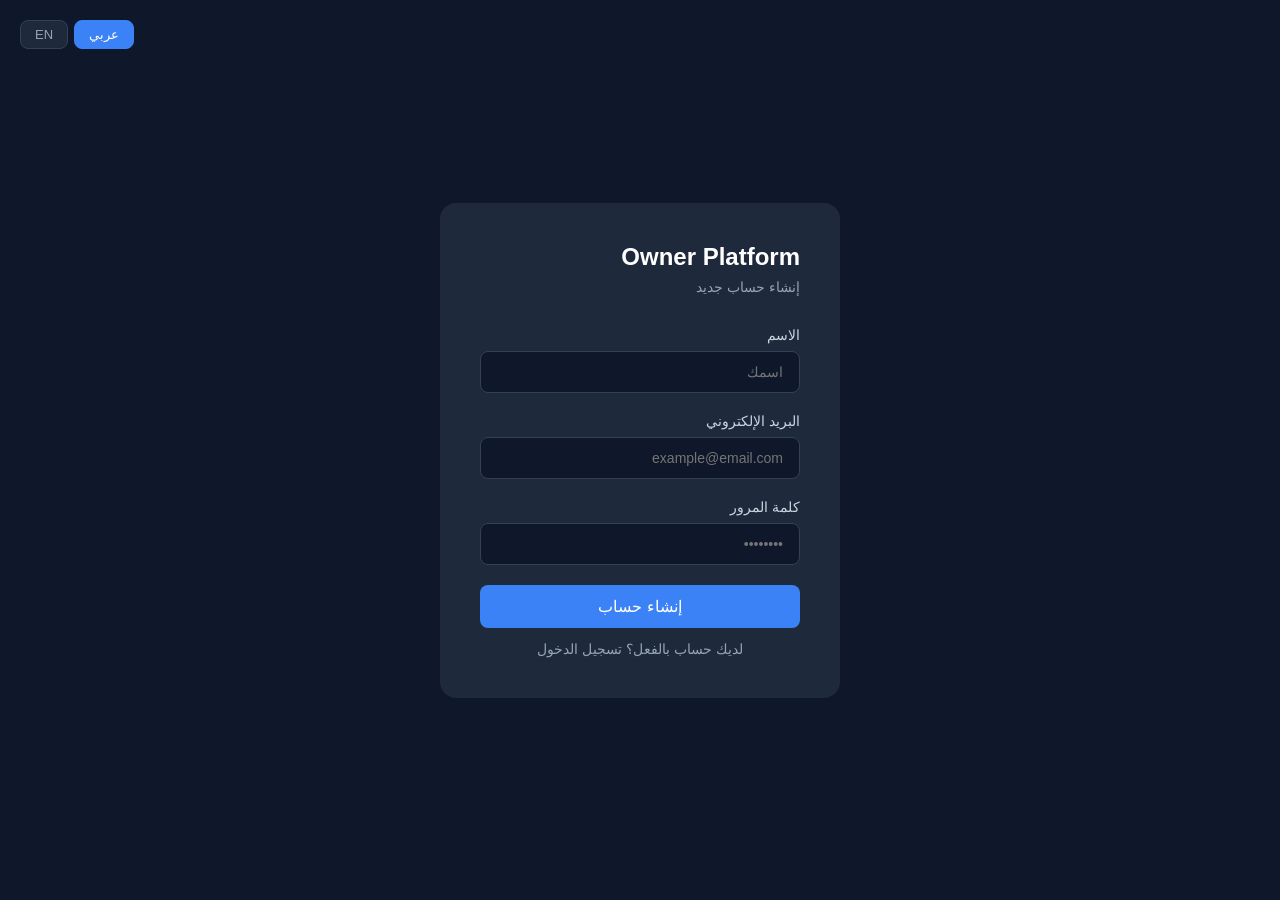
<file: register.html>
<!DOCTYPE html>
<html lang="ar" dir="rtl" id="html-root">
<head>
  <meta charset="UTF-8">
  <meta name="viewport" content="width=device-width, initial-scale=1.0">
  <title id="page-title">إنشاء حساب - Owner Platform</title>
  <style>
    * { margin: 0; padding: 0; box-sizing: border-box; }
    body {
      font-family: 'Segoe UI', sans-serif;
      background: #0f172a;
      color: #fff;
      display: flex;
      justify-content: center;
      align-items: center;
      min-height: 100vh;
      position: relative;
    }
    .lang-switch {
      position: absolute;
      top: 20px;
      inset-inline-end: 20px;
      display: flex;
      gap: 6px;
    }
    .lang-switch button {
      padding: 6px 14px;
      background: #1e293b;
      border: 1px solid #334155;
      border-radius: 8px;
      color: #94a3b8;
      font-size: 13px;
      cursor: pointer;
      width: auto;
    }
    .lang-switch button.active {
      background: #3b82f6;
      color: #fff;
      border-color: #3b82f6;
    }
    .box {
      background: #1e293b;
      padding: 40px;
      border-radius: 16px;
      width: 100%;
      max-width: 400px;
    }
    h1 { font-size: 24px; margin-bottom: 8px; }
    p { color: #94a3b8; margin-bottom: 32px; font-size: 14px; }
    label { display: block; margin-bottom: 8px; font-size: 14px; color: #cbd5e1; }
    input {
      width: 100%;
      padding: 12px 16px;
      background: #0f172a;
      border: 1px solid #334155;
      border-radius: 8px;
      color: #fff;
      font-size: 14px;
      margin-bottom: 20px;
    }
    button.primary {
      width: 100%;
      padding: 12px;
      background: #3b82f6;
      color: #fff;
      border: none;
      border-radius: 8px;
      font-size: 16px;
      cursor: pointer;
      margin-bottom: 12px;
    }
    button.primary:hover { background: #2563eb; }
    .error { color: #f87171; font-size: 14px; margin-bottom: 16px; display: none; }
    .success { color: #4ade80; font-size: 14px; margin-bottom: 16px; display: none; }
    .link-row { text-align: center; }
    .link-row a { color: #94a3b8; font-size: 14px; text-decoration: none; }
    .link-row a:hover { color: #fff; }
  </style>
</head>
<body>
  <div class="lang-switch">
    <button type="button" id="lang-ar" onclick="setLang('ar')">عربي</button>
    <button type="button" id="lang-en" onclick="setLang('en')">EN</button>
  </div>

  <div class="box">
    <h1>Owner Platform</h1>
    <p id="txt-tagline">إنشاء حساب جديد</p>
    <div class="error" id="error">حدث خطأ، يرجى المحاولة مرة أخرى</div>
    <div class="success" id="success">تم إنشاء الحساب بنجاح، جارٍ التحويل...</div>
    <label id="lbl-name">الاسم</label>
    <input type="text" id="name" placeholder="اسمك">
    <label id="lbl-email">البريد الإلكتروني</label>
    <input type="email" id="email" placeholder="example@email.com">
    <label id="lbl-password">كلمة المرور</label>
    <input type="password" id="password" placeholder="••••••••">
    <button type="button" class="primary" id="btn-register" onclick="register()">إنشاء حساب</button>
    <div class="link-row">
      <a href="login.html" id="link-login">لديك حساب بالفعل؟ تسجيل الدخول</a>
    </div>
  </div>

  <script src="config.js"></script>
  <script>
    const API = window.OWNER_PLATFORM_API_BASE_URL;

    const translations = {
      ar: {
        pageTitle: "إنشاء حساب - Owner Platform",
        tagline: "إنشاء حساب جديد",
        error: "حدث خطأ، يرجى المحاولة مرة أخرى",
        success: "تم إنشاء الحساب بنجاح، جارٍ التحويل...",
        name: "الاسم",
        namePlaceholder: "اسمك",
        email: "البريد الإلكتروني",
        password: "كلمة المرور",
        register: "إنشاء حساب",
        loginLink: "لديك حساب بالفعل؟ تسجيل الدخول",
      },
      en: {
        pageTitle: "Create Account - Owner Platform",
        tagline: "Create a new account",
        error: "An error occurred, please try again",
        success: "Account created successfully, redirecting...",
        name: "Name",
        namePlaceholder: "Your name",
        email: "Email",
        password: "Password",
        register: "Create Account",
        loginLink: "Already have an account? Sign in",
      },
    };

    function applyLang(lang) {
      const t = translations[lang];
      document.getElementById("html-root").lang = lang;
      document.getElementById("html-root").dir = lang === "ar" ? "rtl" : "ltr";
      document.getElementById("page-title").textContent = t.pageTitle;
      document.getElementById("txt-tagline").textContent = t.tagline;
      document.getElementById("error").textContent = t.error;
      document.getElementById("success").textContent = t.success;
      document.getElementById("lbl-name").textContent = t.name;
      document.getElementById("name").placeholder = t.namePlaceholder;
      document.getElementById("lbl-email").textContent = t.email;
      document.getElementById("lbl-password").textContent = t.password;
      document.getElementById("btn-register").textContent = t.register;
      document.getElementById("link-login").textContent = t.loginLink;
      document.getElementById("lang-ar").classList.toggle("active", lang === "ar");
      document.getElementById("lang-en").classList.toggle("active", lang === "en");
    }

    function setLang(lang) {
      localStorage.setItem("authLang", lang);
      applyLang(lang);
    }

    applyLang(localStorage.getItem("authLang") || "ar");

    if (localStorage.getItem("token")) {
      window.location.href = "index.html";
    }

    async function register() {
      const name = document.getElementById("name").value;
      const email = document.getElementById("email").value;
      const password = document.getElementById("password").value;
      try {
        const res = await fetch(`${API}/api/register`, {
          method: "POST",
          headers: { "Content-Type": "application/json" },
          body: JSON.stringify({ name, email, password })
        });
        const data = await res.json();
        if (!res.ok) throw new Error(data.message);
        document.getElementById("success").style.display = "block";
        localStorage.setItem("token", data.token);
        localStorage.setItem("user", JSON.stringify(data.user));
        setTimeout(() => {
          window.location.href = "index.html";
        }, 1500);
      } catch (err) {
        document.getElementById("error").textContent = err.message;
        document.getElementById("error").style.display = "block";
      }
    }
  </script>
</body>
</html>
</file>
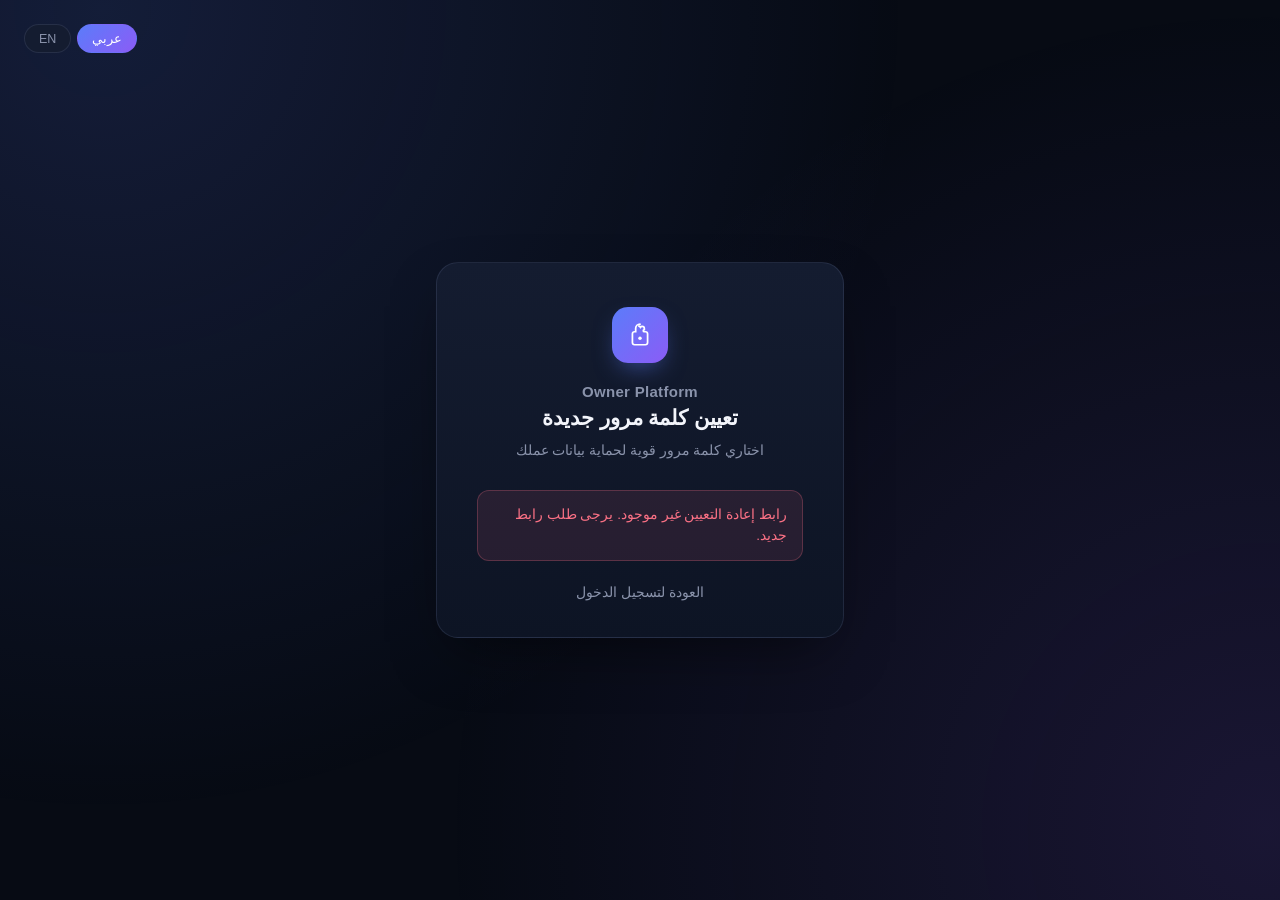
<file: reset-password.html>
<!DOCTYPE html>
<html lang="ar" dir="rtl" id="html-root">
<head>
  <meta charset="UTF-8">
  <meta name="viewport" content="width=device-width, initial-scale=1.0">
  <title id="page-title">تعيين كلمة مرور جديدة - Owner Platform</title>
  <style>
    :root {
      --bg-0: #070b14;
      --bg-1: #0d1424;
      --panel: #141c30;
      --panel-border: rgba(148, 163, 209, 0.14);
      --accent-a: #5b7cfa;
      --accent-b: #8b5cf6;
      --text: #f3f5fb;
      --muted: #8a93ab;
      --danger: #fb7185;
      --danger-bg: rgba(251, 113, 133, 0.1);
      --success: #34d399;
      --success-bg: rgba(52, 211, 153, 0.1);
      --radius-lg: 22px;
      --radius-md: 12px;
    }

    * { margin: 0; padding: 0; box-sizing: border-box; }

    body {
      font-family: 'Segoe UI', Tahoma, sans-serif;
      color: var(--text);
      min-height: 100vh;
      display: flex;
      justify-content: center;
      align-items: center;
      position: relative;
      overflow-x: hidden;
      background: var(--bg-0);
    }

    body::before {
      content: "";
      position: fixed;
      inset: -20%;
      background:
        radial-gradient(circle at 20% 15%, rgba(91, 124, 250, 0.16), transparent 45%),
        radial-gradient(circle at 85% 80%, rgba(139, 92, 246, 0.14), transparent 45%);
      pointer-events: none;
      z-index: 0;
    }

    .lang-switch {
      position: fixed;
      top: 24px;
      inset-inline-end: 24px;
      display: flex;
      gap: 6px;
      z-index: 2;
    }
    .lang-switch button {
      padding: 6px 14px;
      background: var(--panel);
      border: 1px solid var(--panel-border);
      border-radius: 999px;
      color: var(--muted);
      font-size: 12.5px;
      cursor: pointer;
      width: auto;
      transition: all 0.15s ease;
    }
    .lang-switch button.active {
      background: linear-gradient(135deg, var(--accent-a), var(--accent-b));
      color: #fff;
      border-color: transparent;
    }

    .box {
      position: relative;
      z-index: 1;
      background: linear-gradient(180deg, var(--panel), var(--bg-1));
      border: 1px solid var(--panel-border);
      padding: 44px 40px 36px;
      border-radius: var(--radius-lg);
      width: 100%;
      max-width: 408px;
      box-shadow: 0 24px 60px -20px rgba(0, 0, 0, 0.55);
      animation: rise 0.45s ease both;
    }

    @keyframes rise {
      from { opacity: 0; transform: translateY(10px); }
      to { opacity: 1; transform: translateY(0); }
    }

    .icon-badge {
      width: 56px;
      height: 56px;
      margin: 0 auto 20px;
      border-radius: 16px;
      display: flex;
      align-items: center;
      justify-content: center;
      background: linear-gradient(135deg, var(--accent-a), var(--accent-b));
      box-shadow: 0 10px 24px -8px rgba(91, 124, 250, 0.55);
    }
    .icon-badge svg { width: 26px; height: 26px; }

    h1 {
      font-size: 15px;
      font-weight: 600;
      color: var(--muted);
      letter-spacing: 0.3px;
      text-align: center;
      margin-bottom: 6px;
    }
    h2 {
      font-size: 21px;
      font-weight: 700;
      text-align: center;
      margin-bottom: 10px;
    }
    p.subtitle {
      color: var(--muted);
      font-size: 13.5px;
      text-align: center;
      line-height: 1.6;
      margin-bottom: 28px;
    }

    label {
      display: block;
      margin-bottom: 8px;
      font-size: 13px;
      color: #c3cadf;
      font-weight: 600;
    }
    input {
      width: 100%;
      padding: 13px 16px;
      background: var(--bg-0);
      border: 1px solid var(--panel-border);
      border-radius: var(--radius-md);
      color: var(--text);
      font-size: 14px;
      margin-bottom: 20px;
      transition: border-color 0.15s ease, box-shadow 0.15s ease;
    }
    input:focus {
      outline: none;
      border-color: var(--accent-a);
      box-shadow: 0 0 0 3px rgba(91, 124, 250, 0.18);
    }
    input::placeholder { color: #4b5568; }

    button.primary {
      width: 100%;
      padding: 13px;
      background: linear-gradient(135deg, var(--accent-a), var(--accent-b));
      color: #fff;
      border: none;
      border-radius: var(--radius-md);
      font-size: 15px;
      font-weight: 600;
      cursor: pointer;
      transition: transform 0.15s ease, box-shadow 0.15s ease, opacity 0.15s ease;
      box-shadow: 0 12px 24px -12px rgba(91, 124, 250, 0.65);
    }
    button.primary:hover:not(:disabled) {
      transform: translateY(-1px);
      box-shadow: 0 16px 30px -12px rgba(91, 124, 250, 0.75);
    }
    button.primary:disabled { opacity: 0.55; cursor: not-allowed; transform: none; }

    .error {
      color: var(--danger);
      background: var(--danger-bg);
      border: 1px solid rgba(251, 113, 133, 0.25);
      padding: 13px 15px;
      border-radius: var(--radius-md);
      font-size: 13.5px;
      line-height: 1.6;
      margin-bottom: 20px;
      display: none;
    }
    .success {
      color: var(--success);
      background: var(--success-bg);
      border: 1px solid rgba(52, 211, 153, 0.25);
      padding: 13px 15px;
      border-radius: var(--radius-md);
      font-size: 13.5px;
      line-height: 1.6;
      margin-bottom: 20px;
      display: none;
    }

    .link-row { text-align: center; margin-top: 22px; }
    .link-row a {
      color: var(--muted);
      font-size: 13.5px;
      text-decoration: none;
      transition: color 0.15s ease;
    }
    .link-row a:hover { color: var(--text); }

    @media (prefers-reduced-motion: reduce) {
      .box { animation: none; }
    }
  </style>
</head>
<body>
  <div class="lang-switch">
    <button type="button" id="lang-ar" onclick="setLang('ar')">عربي</button>
    <button type="button" id="lang-en" onclick="setLang('en')">EN</button>
  </div>

  <div class="box">
    <div class="icon-badge">
      <svg viewBox="0 0 24 24" fill="none" xmlns="http://www.w3.org/2000/svg">
        <path d="M12 2C9.79 2 8 3.79 8 6V9H7C5.9 9 5 9.9 5 11V19C5 20.1 5.9 21 7 21H17C18.1 21 19 20.1 19 19V11C19 9.9 18.1 9 17 9H16C16 9 16 9 16 9C15.45 9 15 8.55 15 8C15 7.45 15.45 7 16 7C16 7 16 7 16 6C16 4.9 15.1 4 14 4C13.34 4 12.75 4.34 12.4 4.86C12.14 4.31 11.63 3.9 11 3.77" stroke="white" stroke-width="1.6" stroke-linecap="round"/>
        <circle cx="12" cy="15" r="1.6" fill="white"/>
      </svg>
    </div>
    <h1>Owner Platform</h1>
    <h2 id="txt-heading">تعيين كلمة مرور جديدة</h2>
    <p class="subtitle" id="txt-tagline">اختاري كلمة مرور قوية لحماية بيانات عملك</p>
    <div class="error" id="error">حدث خطأ، يرجى المحاولة مرة أخرى</div>
    <div class="success" id="success">تم تغيير كلمة المرور بنجاح، جارٍ التحويل...</div>
    <div id="form-fields">
      <label id="lbl-password">كلمة المرور الجديدة</label>
      <input type="password" id="password" placeholder="••••••••">
      <label id="lbl-confirm">تأكيد كلمة المرور</label>
      <input type="password" id="confirm" placeholder="••••••••">
      <button type="button" class="primary" id="btn-reset" onclick="submitReset()">تعيين كلمة المرور</button>
    </div>
    <div class="link-row">
      <a href="login.html" id="link-login">العودة لتسجيل الدخول</a>
    </div>
  </div>

  <script src="config.js"></script>
  <script>
    const API = window.OWNER_PLATFORM_API_BASE_URL;

    const translations = {
      ar: {
        pageTitle: "تعيين كلمة مرور جديدة - Owner Platform",
        heading: "تعيين كلمة مرور جديدة",
        tagline: "اختاري كلمة مرور قوية لحماية بيانات عملك",
        error: "حدث خطأ، يرجى المحاولة مرة أخرى",
        success: "تم تغيير كلمة المرور بنجاح، جارٍ التحويل...",
        password: "كلمة المرور الجديدة",
        confirm: "تأكيد كلمة المرور",
        reset: "تعيين كلمة المرور",
        resetting: "جارٍ التعيين...",
        loginLink: "العودة لتسجيل الدخول",
        mismatch: "كلمتا المرور غير متطابقتين",
        invalidLink: "رابط إعادة التعيين غير موجود. يرجى طلب رابط جديد.",
      },
      en: {
        pageTitle: "Set New Password - Owner Platform",
        heading: "Set a new password",
        tagline: "Choose a strong password to protect your business data",
        error: "An error occurred, please try again",
        success: "Password changed successfully, redirecting...",
        password: "New Password",
        confirm: "Confirm Password",
        reset: "Set Password",
        resetting: "Setting...",
        loginLink: "Back to Sign In",
        mismatch: "Passwords do not match",
        invalidLink: "Reset link is missing. Please request a new one.",
      },
    };

    function applyLang(lang) {
      const t = translations[lang];
      document.getElementById("html-root").lang = lang;
      document.getElementById("html-root").dir = lang === "ar" ? "rtl" : "ltr";
      document.getElementById("page-title").textContent = t.pageTitle;
      document.getElementById("txt-heading").textContent = t.heading;
      document.getElementById("txt-tagline").textContent = t.tagline;
      document.getElementById("error").textContent = t.error;
      document.getElementById("lbl-password").textContent = t.password;
      document.getElementById("lbl-confirm").textContent = t.confirm;
      document.getElementById("btn-reset").textContent = t.reset;
      document.getElementById("link-login").textContent = t.loginLink;
      document.getElementById("lang-ar").classList.toggle("active", lang === "ar");
      document.getElementById("lang-en").classList.toggle("active", lang === "en");
    }

    function setLang(lang) {
      localStorage.setItem("authLang", lang);
      applyLang(lang);
    }

    const currentLang = localStorage.getItem("authLang") || "ar";
    applyLang(currentLang);

    const params = new URLSearchParams(window.location.search);
    const resetToken = params.get("token");

    if (!resetToken) {
      document.getElementById("error").textContent = translations[currentLang].invalidLink;
      document.getElementById("error").style.display = "block";
      document.getElementById("form-fields").style.display = "none";
    }

    async function submitReset() {
      const password = document.getElementById("password").value;
      const confirm = document.getElementById("confirm").value;
      const btn = document.getElementById("btn-reset");
      const errorEl = document.getElementById("error");
      const successEl = document.getElementById("success");
      errorEl.style.display = "none";
      successEl.style.display = "none";

      if (password !== confirm) {
        errorEl.textContent = translations[currentLang].mismatch;
        errorEl.style.display = "block";
        return;
      }

      btn.disabled = true;
      btn.textContent = translations[currentLang].resetting;

      try {
        const res = await fetch(`${API}/api/reset-password`, {
          method: "POST",
          headers: { "Content-Type": "application/json" },
          body: JSON.stringify({ token: resetToken, password })
        });
        const data = await res.json();
        if (!res.ok) throw new Error(data.message);
        successEl.textContent = data.message;
        successEl.style.display = "block";
        document.getElementById("form-fields").style.display = "none";
        setTimeout(() => {
          window.location.href = "login.html";
        }, 2000);
      } catch (err) {
        errorEl.textContent = err.message || translations[currentLang].error;
        errorEl.style.display = "block";
        btn.disabled = false;
        btn.textContent = translations[currentLang].reset;
      }
    }
  </script>
</body>
</html>
</file>
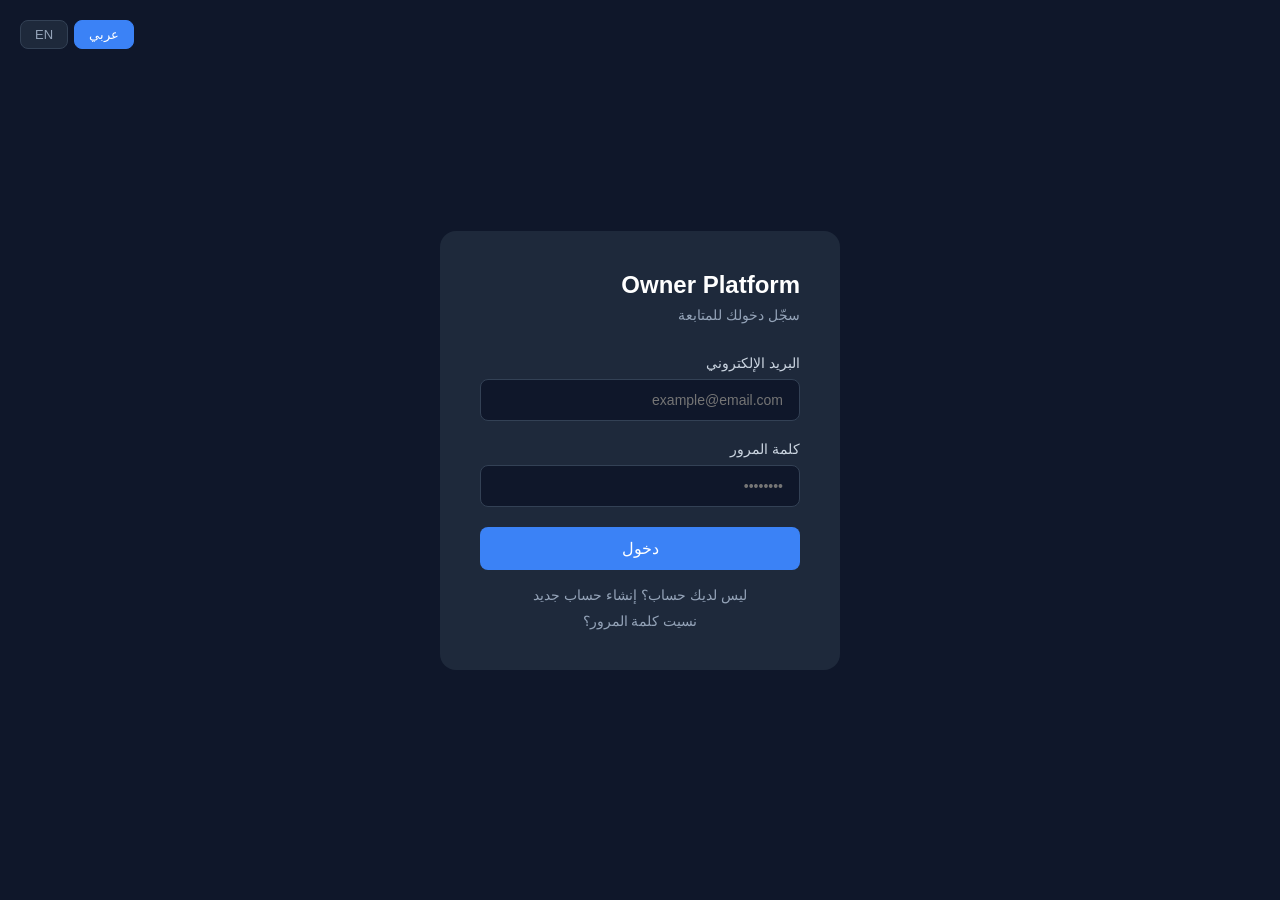
<file: settings-connect.html>
<!DOCTYPE html>
<html lang="ar" dir="rtl" id="html-root">
<head>
  <meta charset="UTF-8">
  <meta name="viewport" content="width=device-width, initial-scale=1.0">
  <title id="page-title">ربط المنصات - Owner Platform</title>
  <style>
    * { margin: 0; padding: 0; box-sizing: border-box; }
    body {
      font-family: 'Segoe UI', sans-serif;
      background: #0f172a;
      color: #fff;
      padding: 40px 20px;
      position: relative;
    }
    .lang-switch {
      position: absolute;
      top: 20px;
      inset-inline-end: 20px;
      display: flex;
      gap: 6px;
    }
    .lang-switch button {
      padding: 6px 14px;
      background: #1e293b;
      border: 1px solid #334155;
      border-radius: 8px;
      color: #94a3b8;
      font-size: 13px;
      cursor: pointer;
    }
    .lang-switch button.active {
      background: #3b82f6;
      color: #fff;
      border-color: #3b82f6;
    }
    h1 { font-size: 24px; margin-bottom: 8px; }
    p { color: #94a3b8; margin-bottom: 32px; }
    .card {
      background: #1e293b;
      padding: 24px;
      border-radius: 12px;
      margin-bottom: 16px;
    }
    .card h2 { font-size: 18px; margin-bottom: 8px; }
    .card p { font-size: 14px; margin-bottom: 16px; }
    input {
      width: 100%;
      padding: 10px 14px;
      background: #0f172a;
      border: 1px solid #334155;
      border-radius: 8px;
      color: #fff;
      font-size: 14px;
      margin-bottom: 12px;
    }
    button {
      padding: 10px 20px;
      background: #3b82f6;
      color: #fff;
      border: none;
      border-radius: 8px;
      font-size: 14px;
      cursor: pointer;
    }
    .success { color: #4ade80; font-size: 14px; margin-top: 8px; display: none; }
    .status-badge {
      display: inline-block;
      background: rgba(74, 222, 128, 0.12);
      color: #4ade80;
      border: 1px solid rgba(74, 222, 128, 0.35);
      padding: 4px 10px;
      border-radius: 999px;
      font-size: 12px;
      margin-bottom: 12px;
    }
  </style>
</head>
<body>
  <div class="lang-switch">
    <button type="button" id="lang-ar" onclick="setLang('ar')">عربي</button>
    <button type="button" id="lang-en" onclick="setLang('en')">EN</button>
  </div>

  <h1 id="txt-title">ربط المنصات</h1>
  <p id="txt-subtitle">اربط منصاتك ليصل المحتوى تلقائياً إلى لوحة التحكم</p>

  <div class="card">
    <h2>WhatsApp Business</h2>
    <p id="wa-desc">أدخل بيانات حساب واتساب بيزنس الخاص بك</p>
    <div class="status-badge" id="wa-status" hidden></div>
    <button type="button" id="wa-fb-btn" onclick="launchWhatsAppEmbeddedSignup()">ربط واتساب عن طريق فيسبوك</button>
    <div class="success" id="wa-fb-error" style="color:#f87171;"></div>
    <p style="font-size:12px;color:#64748b;margin-top:16px;">أو الطريقة اليدوية (لو مش متاح الربط عن طريق فيسبوك حاليًا):</p>
    <input type="text" id="wa-token" placeholder="WhatsApp Access Token">
    <input type="text" id="wa-phone" placeholder="Phone Number ID">
    <button type="button" id="wa-btn" onclick="saveWhatsapp()">ربط واتساب يدويًا</button>
    <div class="success" id="wa-success">تم الربط بنجاح!</div>
  </div>

  <div class="card">
    <h2 id="ig-title">إنستجرام</h2>
    <p id="ig-desc">أدخل بيانات حساب إنستجرام الخاص بك</p>
    <div class="status-badge" id="ig-status" hidden></div>
    <input type="text" id="ig-token" placeholder="Instagram Access Token">
    <input type="text" id="ig-id" placeholder="Instagram Account ID">
    <button type="button" id="ig-btn" onclick="saveInstagram()">ربط إنستجرام</button>
    <div class="success" id="ig-success">تم الربط بنجاح!</div>
  </div>

  <div class="card">
    <h2 id="fb-title">فيسبوك</h2>
    <p id="fb-desc">أدخل بيانات حساب فيسبوك الخاص بك</p>
    <div class="status-badge" id="fb-status" hidden></div>
    <input type="text" id="fb-token" placeholder="Facebook Access Token">
    <input type="text" id="fb-id" placeholder="Page ID">
    <button type="button" id="fb-btn" onclick="saveFacebook()">ربط فيسبوك</button>
    <div class="success" id="fb-success">تم الربط بنجاح!</div>
  </div>

  <div id="fb-root"></div>
  <script src="config.js"></script>
  <script>
    const API = window.OWNER_PLATFORM_API_BASE_URL;
    const token = localStorage.getItem("token");

    if (!token) window.location.href = "login.html";

    // بيحمّل Facebook JavaScript SDK لو لسه مش متحمّل، ومحتاج له بس زرار "ربط
    // عن طريق فيسبوك" (Embedded Signup)، فمش بنعطّل باقي الصفحة لو فشل تحميله.
    window.fbAsyncInit = function () {
      FB.init({
        appId: window.OWNER_PLATFORM_META_APP_ID,
        autoLogAppEvents: true,
        xfbml: false,
        version: "v21.0",
      });
    };
    (function (d, s, id) {
      if (d.getElementById(id)) return;
      const fjs = d.getElementsByTagName(s)[0];
      const js = d.createElement(s);
      js.id = id;
      js.src = "https://connect.facebook.net/en_US/sdk.js";
      fjs.parentNode.insertBefore(js, fjs);
    })(document, "script", "facebook-jssdk");

    // بيلتقط waba_id وphone_number_id اللي Meta بتبعتهم عن طريق postMessage لما
    // العميل يخلّص خطوات الربط جوه نافذة Embedded Signup.
    let embeddedSignupSessionData = null;
    window.addEventListener("message", (event) => {
      if (!event.origin.endsWith("facebook.com")) return;
      try {
        const data = JSON.parse(event.data);
        if (data.type === "WA_EMBEDDED_SIGNUP" && data.event === "FINISH") {
          embeddedSignupSessionData = data.data;
        }
      } catch (err) {
        // رسائل postMessage تانية من فيسبوك مش لازم تكون JSON، بنتجاهلها
      }
    });

    function showEmbeddedSignupError(message) {
      const errorEl = document.getElementById("wa-fb-error");
      errorEl.textContent = message;
      errorEl.style.display = message ? "block" : "none";
    }

    function launchWhatsAppEmbeddedSignup() {
      showEmbeddedSignupError("");

      const configId = window.OWNER_PLATFORM_WHATSAPP_SIGNUP_CONFIG_ID;
      if (!configId) {
        showEmbeddedSignupError("الربط عن طريق فيسبوك لسه مش جاهز، استخدمي الطريقة اليدوية تحت.");
        return;
      }
      if (typeof FB === "undefined") {
        showEmbeddedSignupError("تعذر تحميل مكتبة فيسبوك، جربي تحدّثي الصفحة.");
        return;
      }

      // الـ Facebook SDK بيرفض إن الـ callback بتاعه يكون async function مباشرة
      // ("Expression is of type asyncfunction, not function")، فبنعمل callback
      // عادي وجوّاه بس بننادي على دالة async منفصلة.
      async function handleEmbeddedSignupResponse(response) {
        const code = response?.authResponse?.code;
        if (!code) {
          showEmbeddedSignupError("لم تتم الموافقة على الربط.");
          return;
        }
        if (!embeddedSignupSessionData?.waba_id || !embeddedSignupSessionData?.phone_number_id) {
          showEmbeddedSignupError("تعذر الحصول على بيانات حساب واتساب، جربي تاني.");
          return;
        }

        try {
          const res = await fetch(`${API}/api/whatsapp/embedded-signup/callback`, {
            method: "POST",
            headers: {
              "Content-Type": "application/json",
              Authorization: `Bearer ${token}`,
            },
            body: JSON.stringify({
              code,
              wabaId: embeddedSignupSessionData.waba_id,
              phoneNumberId: embeddedSignupSessionData.phone_number_id,
            }),
          });
          const body = await res.json().catch(() => ({}));
          if (!res.ok) {
            showEmbeddedSignupError(body.message || "فشل الربط، جربي تاني.");
            return;
          }
          document.getElementById("wa-success").style.display = "block";
          loadConnectedPlatforms();
        } catch (err) {
          showEmbeddedSignupError("تعذر الاتصال بالخادم.");
        }
      }

      embeddedSignupSessionData = null;
      FB.login(
        function (response) {
          handleEmbeddedSignupResponse(response);
        },
        {
          config_id: configId,
          response_type: "code",
          override_default_response_type: true,
          extras: { sessionInfoVersion: "3" },
        }
      );
    }

    const translations = {
      ar: {
        pageTitle: "ربط المنصات - Owner Platform",
        title: "ربط المنصات",
        subtitle: "اربط منصاتك ليصل المحتوى تلقائياً إلى لوحة التحكم",
        waDesc: "أدخل بيانات حساب واتساب بيزنس الخاص بك",
        waBtn: "ربط واتساب",
        igTitle: "إنستجرام",
        igDesc: "أدخل بيانات حساب إنستجرام الخاص بك",
        igBtn: "ربط إنستجرام",
        fbTitle: "فيسبوك",
        fbDesc: "أدخل بيانات حساب فيسبوك الخاص بك",
        fbBtn: "ربط فيسبوك",
        success: "تم الربط بنجاح!",
        connectedPrefix: "متصل بالفعل",
      },
      en: {
        pageTitle: "Connect Platforms - Owner Platform",
        title: "Connect Platforms",
        subtitle: "Connect your platforms so conversations reach your dashboard automatically",
        waDesc: "Enter your WhatsApp Business account details",
        waBtn: "Connect WhatsApp",
        igTitle: "Instagram",
        igDesc: "Enter your Instagram account details",
        igBtn: "Connect Instagram",
        fbTitle: "Facebook",
        fbDesc: "Enter your Facebook account details",
        fbBtn: "Connect Facebook",
        success: "Connected successfully!",
        connectedPrefix: "Already connected",
      },
    };

    function applyLang(lang) {
      const t = translations[lang];
      document.getElementById("html-root").lang = lang;
      document.getElementById("html-root").dir = lang === "ar" ? "rtl" : "ltr";
      document.getElementById("page-title").textContent = t.pageTitle;
      document.getElementById("txt-title").textContent = t.title;
      document.getElementById("txt-subtitle").textContent = t.subtitle;
      document.getElementById("wa-desc").textContent = t.waDesc;
      document.getElementById("wa-btn").textContent = t.waBtn;
      document.getElementById("wa-success").textContent = t.success;
      document.getElementById("ig-title").textContent = t.igTitle;
      document.getElementById("ig-desc").textContent = t.igDesc;
      document.getElementById("ig-btn").textContent = t.igBtn;
      document.getElementById("ig-success").textContent = t.success;
      document.getElementById("fb-title").textContent = t.fbTitle;
      document.getElementById("fb-desc").textContent = t.fbDesc;
      document.getElementById("fb-btn").textContent = t.fbBtn;
      document.getElementById("fb-success").textContent = t.success;
      document.getElementById("lang-ar").classList.toggle("active", lang === "ar");
      document.getElementById("lang-en").classList.toggle("active", lang === "en");
      renderConnectionBadges();
    }

    function setLang(lang) {
      localStorage.setItem("authLang", lang);
      applyLang(lang);
    }

    // يخفي جزء من رقم الحساب (زي واتساب أو الـ Page ID) قبل ما يعرضه، عشان الخصوصية
    function maskAccountId(id) {
      if (!id) return "";
      const str = String(id);
      if (str.length <= 4) return "****";
      return `****${str.slice(-4)}`;
    }

    let connectedPlatforms = [];

    function renderConnectionBadges() {
      const lang = localStorage.getItem("authLang") || "ar";
      const t = translations[lang];
      const badgeIds = { whatsapp: "wa-status", instagram: "ig-status", facebook: "fb-status" };
      Object.entries(badgeIds).forEach(([platform, elId]) => {
        const el = document.getElementById(elId);
        const connection = connectedPlatforms.find((p) => p.platform === platform);
        if (connection) {
          el.textContent = `${t.connectedPrefix}: ${maskAccountId(connection.account_id)}`;
          el.hidden = false;
        } else {
          el.hidden = true;
        }
      });
    }

    async function loadConnectedPlatforms() {
      try {
        const res = await fetch(`${API}/api/settings/platforms`, {
          headers: { Authorization: `Bearer ${token}` },
        });
        if (!res.ok) return;
        connectedPlatforms = await res.json();
        renderConnectionBadges();
      } catch (err) {
        console.error("تعذر جلب المنصات المرتبطة:", err);
      }
    }

    applyLang(localStorage.getItem("authLang") || "ar");
    loadConnectedPlatforms();

    async function savePlatform(platform, data) {
      const res = await fetch(`${API}/api/settings/platforms`, {
        method: "POST",
        headers: {
          "Content-Type": "application/json",
          Authorization: `Bearer ${token}`
        },
        body: JSON.stringify({ platform, ...data })
      });
      return res.ok;
    }

    async function saveWhatsapp() {
      const ok = await savePlatform("whatsapp", {
        token: document.getElementById("wa-token").value,
        phoneId: document.getElementById("wa-phone").value
      });
      if (ok) {
        document.getElementById("wa-success").style.display = "block";
        loadConnectedPlatforms();
      }
    }

    async function saveInstagram() {
      const ok = await savePlatform("instagram", {
        token: document.getElementById("ig-token").value,
        accountId: document.getElementById("ig-id").value
      });
      if (ok) {
        document.getElementById("ig-success").style.display = "block";
        loadConnectedPlatforms();
      }
    }

    async function saveFacebook() {
      const ok = await savePlatform("facebook", {
        token: document.getElementById("fb-token").value,
        pageId: document.getElementById("fb-id").value
      });
      if (ok) {
        document.getElementById("fb-success").style.display = "block";
        loadConnectedPlatforms();
      }
    }
  </script>
</body>
</html>
</file>
<file: styles.css>
:root {
  --ink: #183047;
  --muted: #6b7f95;
  --subtle: #9aaec0;
  --page: #edf7ff;
  --page-2: #fbfdff;
  --glass: rgba(255, 255, 255, 0.62);
  --glass-strong: rgba(255, 255, 255, 0.82);
  --line: rgba(90, 139, 184, 0.18);
  --line-strong: rgba(60, 112, 165, 0.28);
  --blue: #1f6fae;
  --blue-2: #83c7ff;
  --blue-soft: rgba(67, 151, 226, 0.12);
  --navy: #12314f;
  --number: #092843;
  --number-on-blue: #ffffff;
  --danger: #ff7c78;
  --success: #2f9d83;
  --shadow: 0 24px 70px rgba(52, 92, 130, 0.14);
  --shadow-soft: 0 14px 36px rgba(52, 92, 130, 0.09);
  --shadow-inner: inset 0 1px 0 rgba(255, 255, 255, 0.92);
  --radius: 20px;
  --font-en: Montserrat;
  --font-ar: "Helvetica Neue LT Arabic";
}

:root[data-color-theme="dark"] {
  --ink: #eef7ff;
  --muted: #b8c8d8;
  --subtle: #8fa5ba;
  --page: #07111d;
  --page-2: #0d1b2b;
  --glass: rgba(16, 31, 48, 0.68);
  --glass-strong: rgba(20, 39, 60, 0.86);
  --line: rgba(138, 190, 236, 0.2);
  --line-strong: rgba(138, 190, 236, 0.34);
  --blue: #73bfff;
  --blue-2: #2d83d4;
  --blue-soft: rgba(115, 191, 255, 0.15);
  --navy: #f4f9ff;
  --number: #ffffff;
  --number-on-blue: #ffffff;
  --shadow: 0 24px 70px rgba(0, 0, 0, 0.24);
  --shadow-soft: 0 14px 36px rgba(0, 0, 0, 0.18);
  --shadow-inner: inset 0 1px 0 rgba(255, 255, 255, 0.12);
}

@media (prefers-color-scheme: dark) {
  :root[data-color-theme="auto"] {
    --ink: #eef7ff;
    --muted: #b8c8d8;
    --subtle: #8fa5ba;
    --page: #07111d;
    --page-2: #0d1b2b;
    --glass: rgba(16, 31, 48, 0.68);
    --glass-strong: rgba(20, 39, 60, 0.86);
    --line: rgba(138, 190, 236, 0.2);
    --line-strong: rgba(138, 190, 236, 0.34);
    --blue: #73bfff;
    --blue-2: #2d83d4;
    --blue-soft: rgba(115, 191, 255, 0.15);
    --navy: #f4f9ff;
    --number: #ffffff;
    --number-on-blue: #ffffff;
    --shadow: 0 24px 70px rgba(0, 0, 0, 0.24);
    --shadow-soft: 0 14px 36px rgba(0, 0, 0, 0.18);
    --shadow-inner: inset 0 1px 0 rgba(255, 255, 255, 0.12);
  }
}

:root[data-color-theme="dark"] .sidebar,
:root[data-color-theme="dark"] .platform-sidebar,
:root[data-color-theme="dark"] .date-filter,
:root[data-color-theme="dark"] .topbar-actions,
:root[data-color-theme="dark"] .search-box,
:root[data-color-theme="dark"] .glass-panel,
:root[data-color-theme="dark"] .hero-strip,
:root[data-color-theme="dark"] .metric-card,
:root[data-color-theme="dark"] .executive-card,
:root[data-color-theme="dark"] .breakdown-modal,
:root[data-color-theme="dark"] .alert-card,
:root[data-color-theme="dark"] .team-card,
:root[data-color-theme="dark"] .connection-card,
:root[data-color-theme="dark"] .settings-field,
:root[data-color-theme="dark"] .toggle-row,
:root[data-color-theme="dark"] .privacy-statement,
:root[data-color-theme="dark"] .settings-note,
:root[data-color-theme="dark"] .radar-item,
:root[data-color-theme="dark"] .conversation-row,
:root[data-color-theme="dark"] .conversation-tab,
:root[data-color-theme="dark"] .signal-tile,
:root[data-color-theme="dark"] .transcript-line,
:root[data-color-theme="dark"] .agent-card,
:root[data-color-theme="dark"] .booking-channel,
:root[data-color-theme="dark"] .booking-card,
:root[data-color-theme="dark"] .report-header,
:root[data-color-theme="dark"] .report-field,
:root[data-color-theme="dark"] .source-row,
:root[data-color-theme="dark"] .search-stat,
:root[data-color-theme="dark"] .search-result,
:root[data-color-theme="dark"] .agent-kpi,
:root[data-color-theme="dark"] .platform-nav-item {
  background:
    linear-gradient(145deg, rgba(20, 39, 60, 0.86), rgba(11, 24, 39, 0.7)),
    rgba(12, 25, 40, 0.72);
  border-color: rgba(138, 190, 236, 0.18);
}

:root[data-color-theme="dark"] input,
:root[data-color-theme="dark"] select {
  color: var(--ink);
  background: rgba(9, 21, 35, 0.72);
  border-color: rgba(138, 190, 236, 0.2);
}

:root[data-color-theme="dark"] .command-cockpit {
  background:
    radial-gradient(circle at 79% 14%, rgba(45, 131, 212, 0.18), transparent 22rem),
    linear-gradient(145deg, rgba(17, 34, 53, 0.86), rgba(8, 20, 34, 0.74));
}

:root[data-color-theme="dark"] .hero-score {
  background:
    radial-gradient(circle, rgba(10, 22, 36, 0.98) 0 54%, rgba(17, 43, 66, 0.92) 55%),
    conic-gradient(#73bfff 82%, rgba(115, 191, 255, 0.16) 0);
}

:root[data-color-theme="dark"] .brand-mark,
:root[data-color-theme="dark"] .nav-item.active,
:root[data-color-theme="dark"] .nav-item:hover {
  background: rgba(16, 34, 54, 0.82);
}

* {
  box-sizing: border-box;
}

html {
  background: var(--page);
}

.app-info-banner {
  position: fixed;
  top: 16px;
  left: 50%;
  transform: translateX(-50%);
  z-index: 1199;
  max-width: min(720px, calc(100vw - 32px));
  padding: 12px 18px;
  border-radius: 14px;
  background: rgba(90, 160, 255, 0.14);
  border: 1px solid rgba(90, 160, 255, 0.45);
  color: var(--ink);
  box-shadow: var(--shadow-soft);
  font-size: 0.82rem;
  cursor: pointer;
}

.app-error-banner {
  position: fixed;
  top: 16px;
  left: 50%;
  transform: translateX(-50%);
  z-index: 1200;
  max-width: min(720px, calc(100vw - 32px));
  padding: 12px 18px;
  border-radius: 14px;
  background: rgba(255, 124, 120, 0.14);
  border: 1px solid rgba(255, 124, 120, 0.45);
  color: var(--ink);
  box-shadow: var(--shadow-soft);
  font-size: 0.95rem;
  text-align: center;
}

body {
  min-height: 100vh;
  margin: 0;
  color: var(--ink);
  background:
    radial-gradient(circle at 16% 9%, rgba(95, 171, 236, 0.32), transparent 30rem),
    radial-gradient(circle at 78% 8%, rgba(255, 255, 255, 0.88), transparent 32rem),
    radial-gradient(circle at 72% 82%, rgba(67, 143, 222, 0.11), transparent 26rem),
    linear-gradient(135deg, #dceffc 0%, #f6fbff 48%, #edf7ff 100%);
  font-family: var(--font-en);
  font-size: 12px;
  font-weight: 500;
  line-height: 1.45;
  letter-spacing: 0;
  overflow-x: hidden;
  -webkit-font-smoothing: antialiased;
  text-rendering: geometricPrecision;
}

:root[data-color-theme="dark"] body {
  background:
    radial-gradient(circle at 16% 9%, rgba(40, 124, 198, 0.28), transparent 30rem),
    radial-gradient(circle at 78% 8%, rgba(75, 139, 196, 0.12), transparent 32rem),
    linear-gradient(135deg, #07111d 0%, #0d1b2b 52%, #081522 100%);
}

body::before {
  position: fixed;
  inset: 0;
  z-index: -2;
  pointer-events: none;
  content: "";
  background:
    linear-gradient(rgba(91, 143, 196, 0.06) 1px, transparent 1px),
    linear-gradient(90deg, rgba(91, 143, 196, 0.05) 1px, transparent 1px);
  background-size: 44px 44px;
  opacity: 0.72;
  mask-image: linear-gradient(to bottom, black 0%, transparent 88%);
}

body::after {
  position: fixed;
  inset: 0;
  z-index: -1;
  pointer-events: none;
  content: "";
  background:
    linear-gradient(120deg, rgba(255, 255, 255, 0.58), transparent 26%, rgba(118, 190, 255, 0.12) 64%, transparent),
    radial-gradient(ellipse at center, rgba(255, 255, 255, 0.5), transparent 58%);
}

button,
input,
select {
  font: inherit;
}

button {
  cursor: pointer;
}

h1,
h2,
h3,
h4,
h5,
p {
  margin-top: 0;
}

.app-shell {
  position: relative;
  isolation: isolate;
  display: grid;
  grid-template-columns: 250px minmax(0, 1fr) 168px;
  min-height: calc(100vh - 24px);
  margin: 12px;
  overflow: clip;
  border: 1px solid rgba(255, 255, 255, 0.74);
  border-radius: 32px;
  background:
    linear-gradient(145deg, rgba(255, 255, 255, 0.66), rgba(226, 241, 252, 0.34)),
    rgba(239, 248, 255, 0.72);
  box-shadow:
    inset 0 1px 0 rgba(255, 255, 255, 0.95),
    0 34px 100px rgba(46, 84, 120, 0.2);
  backdrop-filter: blur(30px) saturate(140%);
}

:root[data-color-theme="dark"] .app-shell {
  background:
    linear-gradient(145deg, rgba(18, 34, 52, 0.76), rgba(8, 19, 32, 0.72)),
    rgba(8, 18, 30, 0.78);
  border-color: rgba(148, 198, 238, 0.12);
}

@media (prefers-color-scheme: dark) {
  :root[data-color-theme="auto"] body {
    background:
      radial-gradient(circle at 16% 9%, rgba(40, 124, 198, 0.28), transparent 30rem),
      radial-gradient(circle at 78% 8%, rgba(75, 139, 196, 0.12), transparent 32rem),
      linear-gradient(135deg, #07111d 0%, #0d1b2b 52%, #081522 100%);
  }

  :root[data-color-theme="auto"] .app-shell {
    background:
      linear-gradient(145deg, rgba(18, 34, 52, 0.76), rgba(8, 19, 32, 0.72)),
      rgba(8, 18, 30, 0.78);
    border-color: rgba(148, 198, 238, 0.12);
  }
}

.app-shell::before {
  position: absolute;
  inset: 0 0 auto;
  z-index: -1;
  height: 118px;
  pointer-events: none;
  content: "";
  background:
    linear-gradient(180deg, rgba(18, 50, 80, 0.18), rgba(255, 255, 255, 0)),
    radial-gradient(ellipse at 50% 0%, rgba(255, 255, 255, 0.72), transparent 72%);
}

.sidebar,
.platform-sidebar {
  position: sticky;
  top: 0;
  height: calc(100vh - 24px);
  padding: 24px 18px;
  background:
    linear-gradient(180deg, rgba(255, 255, 255, 0.74), rgba(242, 249, 255, 0.48)),
    rgba(255, 255, 255, 0.46);
  backdrop-filter: blur(30px) saturate(150%);
}

.sidebar {
  grid-column: 1;
  display: flex;
  flex-direction: column;
  gap: 26px;
  border-right: 1px solid var(--line);
}

.platform-sidebar {
  grid-column: 3;
  border-left: 1px solid var(--line);
}

.main-panel {
  grid-column: 2;
  min-width: 0;
  padding: 28px;
}

.brand-lockup {
  display: flex;
  align-items: center;
  gap: 12px;
}

.brand-mark {
  display: grid;
  flex: 0 0 46px;
  width: 46px;
  height: 46px;
  place-items: center;
  border: 1px solid rgba(69, 133, 193, 0.22);
  border-radius: 16px;
  color: var(--blue);
  background:
    linear-gradient(145deg, rgba(255, 255, 255, 0.96), rgba(217, 237, 254, 0.72)),
    rgba(255, 255, 255, 0.76);
  box-shadow: var(--shadow-inner), var(--shadow-soft);
  font-size: 0.78rem;
  font-weight: 800;
}

.eyebrow {
  margin: 0 0 5px;
  color: var(--blue);
  font-size: 0.58rem;
  font-weight: 800;
  text-transform: uppercase;
  letter-spacing: 0.12em;
}

h1 {
  margin-bottom: 0;
  color: var(--navy);
  font-size: 0.92rem;
  line-height: 1.15;
}

.nav-list {
  display: grid;
  grid-template-columns: repeat(2, minmax(0, 1fr));
  gap: 10px;
}

.nav-item,
.language-toggle,
.text-button {
  border: 0;
  color: var(--muted);
  cursor: pointer;
}

.nav-item {
  display: grid;
  align-items: center;
  justify-items: center;
  gap: 8px;
  width: 100%;
  min-height: 90px;
  padding: 12px 9px;
  border: 1px solid transparent;
  border-radius: 20px;
  background: rgba(255, 255, 255, 0.32);
  box-shadow: inset 0 1px 0 rgba(255, 255, 255, 0.64);
  font-size: 0.7rem;
  font-weight: 700;
  line-height: 1.28;
  text-align: center;
  text-decoration: none;
}

.nav-item:hover,
.nav-item.active {
  color: var(--ink);
  border-color: rgba(70, 134, 205, 0.24);
  background:
    linear-gradient(145deg, rgba(255, 255, 255, 0.82), rgba(229, 242, 253, 0.58)),
    rgba(255, 255, 255, 0.68);
  box-shadow: var(--shadow-inner), var(--shadow-soft);
}

.nav-icon {
  display: grid;
  width: 27px;
  height: 27px;
  place-items: center;
  border-radius: 999px;
  color: var(--blue);
  background: rgba(231, 244, 255, 0.76);
  font-size: 0.72rem;
}

.sidebar-status {
  display: flex;
  align-items: center;
  gap: 9px;
  margin-top: auto;
  padding: 13px;
  border: 1px solid var(--line);
  border-radius: 18px;
  color: var(--muted);
  background: rgba(255, 255, 255, 0.58);
  font-size: 0.72rem;
  box-shadow: var(--shadow-inner), var(--shadow-soft);
}

.sidebar-user {
  display: flex;
  align-items: center;
  justify-content: space-between;
  gap: 8px;
  margin-top: 10px;
  padding: 10px 13px;
  border: 1px solid var(--line);
  border-radius: 18px;
  color: var(--muted);
  background: rgba(255, 255, 255, 0.58);
  font-size: 0.72rem;
}

#sidebar-user-name {
  overflow: hidden;
  text-overflow: ellipsis;
  white-space: nowrap;
}

#logout-btn {
  flex-shrink: 0;
  border: 1px solid var(--line);
  border-radius: 10px;
  background: transparent;
  color: inherit;
  font-size: 0.7rem;
  padding: 5px 10px;
  cursor: pointer;
}

#logout-btn:hover {
  background: rgba(0, 0, 0, 0.06);
}

.status-pulse {
  width: 9px;
  height: 9px;
  border-radius: 999px;
  background: var(--blue);
  box-shadow: 0 0 0 7px rgba(36, 121, 216, 0.12), 0 0 18px rgba(36, 121, 216, 0.3);
}

.topbar {
  display: flex;
  align-items: center;
  justify-content: space-between;
  gap: 16px;
  min-height: 72px;
  margin-bottom: 18px;
  padding: 6px 2px 0;
  flex-wrap: wrap;
}

.topbar h2 {
  max-width: 840px;
  margin-bottom: 0;
  color: var(--navy);
  font-size: clamp(1rem, 1.45vw, 1.34rem);
  line-height: 1.16;
}

.topbar-controls {
  display: flex;
  flex: 1 1 460px;
  align-items: center;
  gap: 10px;
  flex-wrap: wrap;
  justify-content: flex-end;
}

.date-filter,
.topbar-actions,
.search-box,
.glass-panel,
.hero-strip,
.metric-card,
.breakdown-modal {
  border: 1px solid rgba(255, 255, 255, 0.72);
  background:
    linear-gradient(145deg, rgba(255, 255, 255, 0.78), rgba(238, 247, 255, 0.48)),
    rgba(255, 255, 255, 0.42);
  box-shadow: var(--shadow-inner), var(--shadow);
  backdrop-filter: blur(26px) saturate(150%);
}

.date-filter {
  display: flex;
  align-items: center;
  gap: 8px;
  padding: 7px;
  border-radius: 18px;
}

.date-filter label {
  display: grid;
  gap: 3px;
  color: var(--muted);
  font-size: 0.56rem;
  font-weight: 800;
  text-transform: uppercase;
}

.date-filter input {
  width: 124px;
  height: 32px;
  padding: 0 8px;
  border: 1px solid rgba(65, 120, 179, 0.16);
  border-radius: 12px;
  color: var(--ink);
  background: rgba(255, 255, 255, 0.7);
  font-size: 0.68rem;
}

.topbar-actions {
  display: flex;
  flex: 0 0 auto;
  gap: 4px;
  padding: 5px;
  border-radius: 18px;
}

.language-toggle {
  min-width: 52px;
  height: 33px;
  border-radius: 12px;
  background: transparent;
  font-size: 0.7rem;
  font-weight: 800;
}

.theme-switcher .language-toggle {
  min-width: 42px;
  padding: 0 7px;
  font-size: 0.64rem;
}

.language-toggle.active {
  color: #fff;
  background: linear-gradient(135deg, var(--blue), var(--blue-2));
  box-shadow: 0 10px 24px rgba(36, 121, 216, 0.22);
}

.view {
  display: none;
}

.view.active {
  display: block;
}

.executive-home {
  display: grid;
  grid-template-columns: minmax(280px, 1.15fr) repeat(2, minmax(190px, 0.75fr));
  gap: 16px;
  align-items: stretch;
}

.executive-health,
.executive-card {
  min-height: 148px;
}

.executive-health {
  display: flex;
  align-items: center;
  padding: 24px;
}

.executive-health h3 {
  margin: 0 0 8px;
  color: var(--number);
  font-size: clamp(1.8rem, 4vw, 3rem);
  line-height: 0.95;
}

.health-explanation {
  max-width: 520px;
  margin: 0 0 12px;
  color: var(--muted);
  font-size: 0.74rem;
  line-height: 1.5;
}

.health-status {
  display: inline-flex;
  min-height: 28px;
  align-items: center;
  padding: 6px 12px;
  border-radius: 999px;
  color: #ffffff;
  background: linear-gradient(135deg, #155f99, #2b7dbc);
  font-size: 0.68rem;
  font-weight: 800;
}

.executive-card {
  position: relative;
  overflow: hidden;
  display: grid;
  align-content: space-between;
  gap: 12px;
  padding: 18px;
  border: 1px solid rgba(255, 255, 255, 0.72);
  border-radius: var(--radius);
  color: var(--ink);
  background:
    linear-gradient(145deg, rgba(255, 255, 255, 0.78), rgba(238, 247, 255, 0.48)),
    rgba(255, 255, 255, 0.46);
  box-shadow: var(--shadow-inner), var(--shadow-soft);
  text-align: start;
  backdrop-filter: blur(24px) saturate(145%);
}

.executive-card-button:hover,
.executive-card-button:focus-visible {
  border-color: rgba(36, 121, 216, 0.3);
  outline: 0;
  transform: translateY(-2px);
}

.executive-card span {
  color: var(--muted);
  font-size: 0.66rem;
  font-weight: 800;
  text-transform: uppercase;
}

.executive-card strong {
  color: var(--number);
  font-size: clamp(1.25rem, 2.4vw, 2rem);
  line-height: 1.05;
}

.executive-problem {
  grid-column: span 2;
}

.executive-problem strong {
  font-size: clamp(0.98rem, 1.55vw, 1.34rem);
  line-height: 1.32;
}

.executive-ask {
  grid-column: span 2;
}

.executive-ask input,
.file-upload input {
  width: 100%;
  min-height: 38px;
  border: 1px solid var(--line);
  border-radius: 12px;
  color: var(--ink);
  background: rgba(255, 255, 255, 0.72);
  font: inherit;
}

.executive-ask input {
  padding: 0 12px;
}

.file-analysis-panel {
  display: grid;
  gap: 18px;
}

.file-upload {
  display: grid;
  gap: 8px;
  padding: 16px;
  border: 1px solid var(--line);
  border-radius: 16px;
  background: rgba(255, 255, 255, 0.48);
}

.file-upload span,
.info-label {
  font-weight: 800;
}

.file-upload small {
  color: var(--muted);
}

.metric-period {
  display: block;
  margin-top: 5px;
  color: var(--blue);
  font-size: 0.58rem;
  font-weight: 800;
}

.file-analysis-card {
  width: 100%;
  color: inherit;
  text-align: start;
  cursor: pointer;
}

.file-analysis-card:hover,
.file-analysis-card:focus-visible {
  border-color: rgba(36, 121, 216, 0.34);
  outline: 0;
  transform: translateY(-1px);
}

.file-evidence {
  white-space: pre-wrap;
}

.file-evidence-search {
  margin-bottom: 14px;
}

.agent-card-button {
  width: 100%;
  color: inherit;
  text-align: start;
  cursor: pointer;
}

.agent-card-button:hover,
.agent-card-button:focus-visible {
  border-color: rgba(36, 121, 216, 0.34);
  outline: 0;
  transform: translateY(-1px);
}

.executive-card small {
  color: var(--blue);
  font-size: 0.68rem;
  font-weight: 800;
  line-height: 1.4;
}

.glass-panel {
  position: relative;
  overflow: hidden;
  padding: 20px;
  border-radius: var(--radius);
}

.glass-panel::before,
.metric-card::before,
.booking-channel::before,
.booking-card::before,
.platform-nav-item::before,
.breakdown-modal::before,
.report-header::before {
  position: absolute;
  inset: 0;
  pointer-events: none;
  content: "";
  border-radius: inherit;
  background:
    linear-gradient(120deg, rgba(255, 255, 255, 0.76), transparent 30%, rgba(120, 191, 255, 0.09) 74%, transparent),
    radial-gradient(circle at 92% 2%, rgba(109, 184, 255, 0.18), transparent 13rem);
  opacity: 0.78;
}

.glass-panel > *,
.metric-card > *,
.booking-channel > *,
.booking-card > *,
.platform-nav-item > *,
.breakdown-modal > *,
.report-header > * {
  position: relative;
  z-index: 1;
}

.global-search {
  display: grid;
  grid-template-columns: minmax(240px, 0.8fr) minmax(340px, 1.2fr);
  align-items: center;
  gap: 14px;
  margin-bottom: 18px;
  padding: 16px;
}

.global-search .section-heading {
  margin-bottom: 0;
}

.search-box {
  display: grid;
  gap: 7px;
  padding: 11px 12px;
  border-radius: 18px;
}

.search-box span {
  color: var(--muted);
  font-size: 0.6rem;
  font-weight: 800;
  text-transform: uppercase;
}

.search-box input {
  width: 100%;
  min-height: 40px;
  padding: 0 14px;
  border: 1px solid rgba(62, 117, 178, 0.18);
  border-radius: 14px;
  color: var(--ink);
  background: rgba(255, 255, 255, 0.68);
  outline: 0;
}

.search-box input:focus {
  border-color: rgba(36, 121, 216, 0.42);
  box-shadow: 0 0 0 4px rgba(36, 121, 216, 0.1);
}

.search-results {
  grid-column: 1 / -1;
  display: grid;
  gap: 10px;
  margin-top: 0;
}

.global-search .empty-state {
  justify-items: start;
  min-height: 22px;
  color: var(--muted);
  font-size: 0.72rem;
}

.search-summary {
  display: grid;
  grid-template-columns: repeat(4, minmax(0, 1fr));
  gap: 10px;
}

.search-stat,
.search-result {
  border: 1px solid var(--line);
  border-radius: 16px;
  background: rgba(255, 255, 255, 0.54);
  box-shadow: var(--shadow-inner), var(--shadow-soft);
}

.search-stat {
  min-height: 72px;
  padding: 12px;
}

.search-stat span,
.search-result span,
.agent-kpi span,
.booking-meta-grid span,
.report-field span {
  display: block;
  margin-bottom: 5px;
  color: var(--muted);
  font-size: 0.6rem;
  font-weight: 800;
  text-transform: uppercase;
}

.search-stat strong {
  color: var(--number);
  font-size: 0.98rem;
  font-weight: 800;
}

.search-result {
  display: grid;
  grid-template-columns: minmax(0, 1fr) auto;
  gap: 12px;
  align-items: center;
  padding: 12px;
}

.search-result h4 {
  margin: 0 0 5px;
  color: var(--navy);
  font-size: 0.82rem;
}

.search-result p {
  margin: 0;
  color: var(--muted);
  font-size: 0.72rem;
}

.command-cockpit {
  position: relative;
  overflow: hidden;
  margin-bottom: 18px;
  padding: 18px;
  border: 1px solid rgba(255, 255, 255, 0.7);
  border-radius: 28px;
  background:
    radial-gradient(circle at 79% 14%, rgba(121, 195, 255, 0.22), transparent 22rem),
    radial-gradient(circle at 20% 0%, rgba(255, 255, 255, 0.82), transparent 18rem),
    linear-gradient(145deg, rgba(255, 255, 255, 0.68), rgba(230, 244, 255, 0.38));
  box-shadow:
    var(--shadow-inner),
    0 30px 78px rgba(50, 91, 130, 0.13);
  backdrop-filter: blur(30px) saturate(150%);
}

.command-cockpit::before {
  position: absolute;
  inset: 18px 22px auto auto;
  width: min(300px, 36%);
  height: 128px;
  pointer-events: none;
  content: "";
  border: 1px solid rgba(255, 255, 255, 0.56);
  border-radius: 22px;
  background:
    linear-gradient(145deg, rgba(255, 255, 255, 0.42), rgba(197, 225, 249, 0.18)),
    repeating-linear-gradient(90deg, rgba(32, 111, 174, 0.1) 0 10px, transparent 10px 20px);
  filter: blur(0.2px);
  opacity: 0.5;
  transform: translateY(-10px) rotate(-3deg);
}

.hero-strip {
  position: relative;
  display: flex;
  align-items: center;
  justify-content: space-between;
  gap: 20px;
  min-height: 126px;
  margin-bottom: 14px;
  padding: 21px 24px;
  border-radius: 24px;
  background:
    radial-gradient(circle at 78% 26%, rgba(105, 184, 255, 0.26), transparent 17rem),
    linear-gradient(145deg, rgba(255, 255, 255, 0.8), rgba(227, 242, 255, 0.42));
}

.hero-strip h3 {
  max-width: 620px;
  margin-bottom: 0;
  color: var(--navy);
  font-size: clamp(0.98rem, 1.55vw, 1.42rem);
  line-height: 1.18;
}

.hero-score {
  display: flex;
  flex: 0 0 76px;
  width: 76px;
  height: 76px;
  text-align: center;
  align-items: center;
  justify-content: center;
  flex-direction: column;
  border: 1px solid rgba(36, 121, 216, 0.18);
  border-radius: 999px;
  background:
    radial-gradient(circle, rgba(255, 255, 255, 0.98) 0 54%, rgba(224, 241, 255, 0.8) 55%),
    conic-gradient(var(--blue) 82%, rgba(36, 121, 216, 0.1) 0);
  box-shadow: var(--shadow-inner), 0 18px 42px rgba(36, 121, 216, 0.14);
}

.hero-score span {
  color: var(--number);
  font-size: 1.36rem;
  font-weight: 800;
  line-height: 1;
}

.hero-score small {
  margin-top: 4px;
  color: var(--ink);
  font-size: 0.54rem;
  font-weight: 700;
  line-height: 1;
  transform: none;
}

.metric-grid {
  display: grid;
  grid-template-columns: repeat(4, minmax(0, 1fr));
  gap: 14px;
}

.metric-card {
  position: relative;
  overflow: hidden;
  min-height: 104px;
  padding: 13px;
  border-radius: var(--radius);
  color: inherit;
  text-align: start;
  transition: transform 160ms ease, box-shadow 160ms ease, border-color 160ms ease;
}

.metric-card-button:hover,
.metric-card-button:focus-visible {
  border-color: rgba(36, 121, 216, 0.32);
  box-shadow: 0 20px 48px rgba(36, 121, 216, 0.18);
  outline: 0;
  transform: translateY(-2px);
}

.metric-card-primary {
  grid-column: span 2;
  min-height: 104px;
  background:
    radial-gradient(circle at 88% 18%, rgba(100, 181, 255, 0.24), transparent 9rem),
    linear-gradient(145deg, rgba(214, 236, 255, 0.9), rgba(255, 255, 255, 0.72)),
    rgba(255, 255, 255, 0.62);
}

.metric-label {
  display: block;
  min-height: 28px;
  margin-bottom: 8px;
  color: var(--muted);
  font-size: 0.7rem;
  font-weight: 700;
}

.metric-card strong {
  display: block;
  margin-bottom: 10px;
  color: var(--number);
  font-size: clamp(1.12rem, 1.45vw, 1.5rem);
  line-height: 1;
}

.metric-card-recommendation strong {
  font-size: 0.78rem;
  line-height: 1.45;
}

.metric-trend,
.chip,
.score-pill,
.signal-badge {
  display: inline-flex;
  align-items: center;
  min-height: 26px;
  padding: 5px 9px;
  border-radius: 999px;
  font-size: 0.58rem;
  font-weight: 800;
  line-height: 1.15;
}

.metric-trend.positive,
.score-pill.good,
.signal-badge.booking {
  color: var(--number-on-blue);
  background: linear-gradient(135deg, #155f99, #2b7dbc);
}

.metric-trend.warning,
.score-pill.warn,
.signal-badge.missed {
  color: var(--number-on-blue);
  background: linear-gradient(135deg, #d94f4f, #f07a66);
}

.dashboard-grid,
.analysis-layout {
  display: grid;
  grid-template-columns: minmax(0, 1.55fr) minmax(300px, 0.78fr);
  gap: 16px;
  margin-bottom: 16px;
}

.alert-list,
.settings-layout,
.team-list,
.toggle-list {
  display: grid;
  gap: 12px;
}

.alert-card,
.team-card,
.connection-card,
.settings-field,
.toggle-row,
.privacy-statement,
.settings-note {
  border: 1px solid var(--line);
  border-radius: 16px;
  background: rgba(255, 255, 255, 0.54);
  box-shadow: var(--shadow-inner), var(--shadow-soft);
}

.alert-card {
  display: grid;
  grid-template-columns: minmax(0, 1fr) auto;
  gap: 14px;
  align-items: center;
  padding: 13px;
}

.alert-card h4,
.team-card h4,
.connection-card h4 {
  margin: 5px 0;
  color: var(--navy);
  font-size: 0.82rem;
}

.alert-card p,
.settings-note,
.team-card p {
  margin: 0 0 5px;
  color: var(--muted);
  font-size: 0.7rem;
}

.alert-card strong {
  display: block;
  color: var(--ink);
  font-size: 0.72rem;
  line-height: 1.45;
}

.alert-priority {
  color: var(--number-on-blue);
  display: inline-flex;
  min-height: 24px;
  align-items: center;
  padding: 4px 9px;
  border-radius: 999px;
  background: linear-gradient(135deg, #155f99, #2b7dbc);
  font-size: 0.56rem;
  font-weight: 800;
}

.settings-layout {
  grid-template-columns: minmax(0, 1fr);
}

.settings-section {
  margin-bottom: 16px;
}

.settings-grid,
.connection-grid {
  display: grid;
  grid-template-columns: repeat(3, minmax(0, 1fr));
  gap: 10px;
}

.settings-field {
  min-height: 64px;
  padding: 10px;
}

.settings-field span {
  display: block;
  margin-bottom: 5px;
  color: var(--muted);
  font-size: 0.58rem;
  font-weight: 800;
  text-transform: uppercase;
}

.settings-field strong {
  color: var(--number);
  font-size: 0.76rem;
  line-height: 1.35;
}

.settings-actions {
  margin-bottom: 12px;
}

.team-card {
  display: grid;
  grid-template-columns: minmax(0, 1fr) auto;
  gap: 12px;
  align-items: center;
  padding: 13px;
}

.team-actions {
  display: flex;
  gap: 8px;
}

.connection-card {
  display: grid;
  gap: 8px;
  padding: 12px;
}

.connection-heading {
  display: flex;
  align-items: center;
  justify-content: space-between;
  gap: 10px;
}

.toggle-row {
  display: flex;
  min-height: 46px;
  align-items: center;
  justify-content: space-between;
  gap: 12px;
  padding: 10px 12px;
  color: var(--ink);
  font-weight: 800;
}

.toggle-row input {
  width: 38px;
  height: 20px;
  accent-color: #155f99;
}

.privacy-statement {
  padding: 14px;
  color: var(--navy);
  font-size: 0.86rem;
  font-weight: 800;
}

.settings-note {
  padding: 12px;
  line-height: 1.55;
}

.section-heading {
  display: flex;
  align-items: flex-start;
  justify-content: space-between;
  gap: 16px;
  margin-bottom: 16px;
}

.section-heading h3 {
  margin-bottom: 0;
  color: var(--navy);
  font-size: 0.86rem;
  line-height: 1.2;
}

.chip {
  color: var(--number);
  border: 1px solid rgba(36, 121, 216, 0.18);
  background: rgba(255, 255, 255, 0.54);
}

.text-button {
  min-height: 34px;
  padding: 0 12px;
  border: 1px solid rgba(36, 121, 216, 0.24);
  border-radius: 13px;
  color: var(--blue);
  background: rgba(255, 255, 255, 0.56);
  font-size: 0.7rem;
  font-weight: 800;
}

.text-button:hover,
.text-button:focus-visible {
  background: rgba(226, 242, 255, 0.8);
  outline: 0;
}

.channel-bars,
.radar-stack,
.conversation-list,
.conversation-tabs,
.recommendation-list,
.transcript,
.compact-transcript {
  display: grid;
  gap: 12px;
}

.channel-row {
  display: grid;
  grid-template-columns: 120px minmax(0, 1fr) 46px;
  align-items: center;
  gap: 10px;
  min-height: 40px;
  font-size: 0.74rem;
}

.channel-label {
  color: var(--ink);
  font-weight: 800;
}

.bar-track {
  height: 8px;
  overflow: hidden;
  border-radius: 999px;
  background: rgba(36, 121, 216, 0.09);
}

.bar-fill {
  display: block;
  height: 100%;
  border-radius: inherit;
  background: linear-gradient(90deg, var(--blue), var(--blue-2));
}

.bar-value {
  color: var(--number);
  font-weight: 800;
  text-align: end;
}

.radar-item,
.conversation-row,
.conversation-tab,
.signal-tile,
.transcript-line,
.agent-card,
.booking-channel,
.booking-card,
.report-header,
.report-field {
  border: 1px solid var(--line);
  border-radius: 18px;
  background:
    linear-gradient(145deg, rgba(255, 255, 255, 0.62), rgba(241, 249, 255, 0.38)),
    rgba(255, 255, 255, 0.46);
  box-shadow: var(--shadow-inner), var(--shadow-soft);
}

.radar-item {
  display: grid;
  grid-template-columns: minmax(0, 1fr) auto;
  gap: 12px;
  align-items: center;
  width: 100%;
  padding: 13px;
  color: inherit;
  text-align: start;
  cursor: pointer;
}

.radar-item:hover,
.radar-item:focus-visible {
  border-color: rgba(36, 121, 216, 0.34);
  outline: 0;
  transform: translateY(-1px);
}

.radar-item strong {
  display: block;
  margin-bottom: 4px;
  color: var(--navy);
}

.radar-item span {
  color: var(--muted);
  font-size: 0.7rem;
}

.risk-dot {
  width: 44px;
  height: 44px;
  border-radius: 999px;
  background:
    radial-gradient(circle at center, rgba(255, 255, 255, 0.92) 0 54%, transparent 55%),
    conic-gradient(var(--danger) var(--risk), rgba(36, 121, 216, 0.12) 0);
}

.conversation-row {
  display: grid;
  grid-template-columns: minmax(0, 1.25fr) minmax(210px, 0.8fr) auto;
  gap: 16px;
  align-items: center;
  min-height: 78px;
  padding: 13px;
}

.conversation-row h4,
.conversation-tab h4 {
  margin: 0 0 5px;
  color: var(--navy);
  font-size: 0.8rem;
}

.conversation-row p,
.conversation-tab p {
  margin-bottom: 0;
  color: var(--muted);
  font-size: 0.72rem;
}

.signal-stack {
  display: flex;
  flex-wrap: wrap;
  gap: 7px;
}

.signal-badge {
  color: var(--muted);
  border: 1px solid var(--line);
  background: rgba(255, 255, 255, 0.66);
}

.agent-grid {
  display: grid;
  grid-template-columns: repeat(3, minmax(0, 1fr));
  gap: 14px;
}

.agent-card {
  display: grid;
  gap: 12px;
  padding: 15px;
}

.agent-card h4 {
  margin: 0 0 4px;
  color: var(--navy);
  font-size: 0.84rem;
}

.agent-card p {
  margin: 0;
  color: var(--muted);
  font-size: 0.7rem;
}

.agent-kpis {
  display: grid;
  grid-template-columns: repeat(3, minmax(0, 1fr));
  gap: 9px;
}

.agent-kpi {
  min-height: 64px;
  padding: 10px;
  border: 1px solid rgba(68, 126, 188, 0.14);
  border-radius: 14px;
  background: rgba(255, 255, 255, 0.55);
}

.agent-kpi strong {
  color: var(--number);
  font-size: 0.82rem;
}

.agent-notes {
  display: grid;
  gap: 6px;
  color: var(--muted);
  font-size: 0.7rem;
}

.analysis-layout {
  grid-template-columns: minmax(280px, 0.42fr) minmax(0, 1fr);
  align-items: start;
}

.conversation-browser,
.insight-panel {
  min-height: calc(100vh - 180px);
}

.conversation-tab {
  width: 100%;
  padding: 13px;
  color: var(--ink);
  text-align: start;
}

.conversation-tab.active,
.conversation-tab:hover {
  border-color: rgba(36, 121, 216, 0.32);
  background: rgba(225, 241, 255, 0.72);
}

.tab-meta {
  display: flex;
  align-items: center;
  justify-content: space-between;
  gap: 10px;
  margin-top: 10px;
  font-size: 0.72rem;
}

.detail-header {
  display: grid;
  grid-template-columns: minmax(0, 1fr) auto;
  gap: 18px;
  align-items: start;
  margin-bottom: 16px;
}

.detail-header h3 {
  margin-bottom: 7px;
  color: var(--navy);
  font-size: clamp(0.94rem, 1.35vw, 1.24rem);
  line-height: 1.18;
}

.detail-kicker,
.summary-copy,
.recommendation-item,
.transcript-line p {
  color: var(--muted);
}

.score-ring {
  display: grid;
  width: 78px;
  height: 78px;
  place-items: center;
  border-radius: 999px;
  background:
    radial-gradient(circle at center, rgba(255, 255, 255, 0.95) 0 58%, transparent 60%),
    conic-gradient(var(--blue) var(--score), rgba(36, 121, 216, 0.12) 0);
  box-shadow: var(--shadow-inner), var(--shadow-soft);
}

.score-ring strong {
  color: var(--number);
  font-size: 1.26rem;
  line-height: 1;
}

.signal-grid {
  display: grid;
  grid-template-columns: repeat(3, minmax(0, 1fr));
  gap: 12px;
  margin-bottom: 16px;
}

.signal-tile {
  min-height: 98px;
  padding: 14px;
}

.signal-tile p {
  margin-bottom: 8px;
  color: var(--muted);
  font-size: 0.7rem;
}

.signal-tile strong {
  color: var(--number);
  font-size: 0.84rem;
}

.summary-grid {
  display: grid;
  grid-template-columns: minmax(0, 1fr) minmax(260px, 0.8fr);
  gap: 16px;
  margin-bottom: 16px;
}

.summary-copy {
  margin-bottom: 0;
  font-size: 0.76rem;
  line-height: 1.62;
}

.recommendation-item {
  display: grid;
  grid-template-columns: 7px minmax(0, 1fr);
  gap: 9px;
  align-items: start;
  font-size: 0.74rem;
  line-height: 1.5;
}

.recommendation-item::before {
  width: 7px;
  height: 7px;
  margin-top: 6px;
  border-radius: 999px;
  content: "";
  background: var(--blue);
}

.transcript-line {
  padding: 13px;
}

.transcript-line strong {
  display: block;
  margin-bottom: 5px;
  color: var(--blue);
  font-size: 0.74rem;
}

.empty-state {
  display: grid;
  min-height: 180px;
  place-items: center;
  color: var(--muted);
}

.modal-open {
  overflow: hidden;
}

.modal-backdrop {
  position: fixed;
  inset: 0;
  z-index: 20;
  display: grid;
  place-items: center;
  padding: 22px;
  background: rgba(214, 231, 249, 0.54);
  backdrop-filter: blur(22px) saturate(145%);
}

.modal-backdrop[hidden] {
  display: none;
}

.breakdown-modal {
  position: relative;
  overflow: auto;
  width: min(960px, 100%);
  max-height: min(800px, calc(100vh - 44px));
  padding: 22px;
  border-radius: 26px;
}

.modal-heading,
.booking-total,
.booking-channel-header,
.source-row,
.journey-toolbar {
  display: flex;
  align-items: center;
  justify-content: space-between;
  gap: 14px;
}

.modal-heading {
  margin-bottom: 16px;
}

.modal-heading h3 {
  margin-bottom: 0;
  color: var(--navy);
  font-size: clamp(0.98rem, 1.55vw, 1.3rem);
}

.icon-button {
  display: grid;
  flex: 0 0 36px;
  width: 36px;
  height: 36px;
  place-items: center;
  border: 1px solid var(--line);
  border-radius: 14px;
  color: var(--blue);
  background: rgba(255, 255, 255, 0.72);
  cursor: pointer;
  font-size: 1.1rem;
}

.booking-total {
  min-height: 76px;
  margin-bottom: 16px;
  padding: 16px;
  border: 1px solid rgba(36, 121, 216, 0.16);
  border-radius: 20px;
  background:
    radial-gradient(circle at 92% 18%, rgba(112, 190, 255, 0.22), transparent 10rem),
    rgba(232, 244, 255, 0.62);
}

.booking-total span,
.booking-channel span,
.booking-card-main span,
.report-header span:not(.score-pill) {
  color: var(--muted);
  font-size: 0.72rem;
}

.booking-total strong {
  color: var(--number);
  font-size: clamp(1.3rem, 2.2vw, 1.8rem);
  line-height: 0.95;
}

.journey-toolbar {
  align-items: flex-end;
  margin-bottom: 12px;
}

.journey-toolbar h4 {
  margin: 0 0 4px;
  color: var(--navy);
  font-size: 0.84rem;
}

.journey-toolbar span {
  color: var(--muted);
  font-size: 0.68rem;
}

.journey-actions {
  display: flex;
  flex: 0 0 auto;
  gap: 8px;
}

.compact-button {
  min-height: 30px;
  padding: 0 10px;
  font-size: 0.66rem;
}

.booking-breakdown-list {
  display: grid;
  grid-template-columns: repeat(2, minmax(0, 1fr));
  gap: 14px;
}

.drill-card {
  width: 100%;
  color: inherit;
  text-align: start;
  transition: transform 160ms ease, box-shadow 160ms ease, border-color 160ms ease;
}

.drill-card:hover,
.drill-card:focus-visible {
  border-color: rgba(36, 121, 216, 0.28);
  outline: 0;
  transform: translateY(-2px);
}

.booking-channel,
.booking-card {
  position: relative;
  overflow: hidden;
  display: grid;
  gap: 12px;
  padding: 15px;
}

.booking-channel h5,
.booking-card-main h5,
.report-header h5 {
  margin: 0 0 4px;
  color: var(--navy);
  font-size: 0.84rem;
}

.booking-channel-header strong,
.source-count {
  display: grid;
  place-items: center;
  min-width: 34px;
  height: 30px;
  padding: 0 9px;
  border-radius: 999px;
  color: var(--number-on-blue);
  background: linear-gradient(135deg, #155f99, #2b7dbc);
  font-size: 0.66rem;
  font-weight: 800;
  box-shadow: 0 12px 26px rgba(31, 111, 174, 0.18);
}

.content-type {
  margin: 0 0 5px;
  color: var(--blue);
  font-size: 0.58rem;
  font-weight: 800;
  text-transform: uppercase;
}

.source-list {
  display: grid;
  gap: 7px;
}

.source-row {
  min-height: 38px;
  padding: 7px 9px;
  border: 1px solid rgba(65, 120, 179, 0.12);
  border-radius: 14px;
  background: rgba(255, 255, 255, 0.58);
}

.source-label {
  color: var(--ink);
  font-size: 0.74rem;
  font-weight: 800;
}

.platform-nav {
  display: grid;
  gap: 10px;
}

.platform-nav-item {
  position: relative;
  overflow: hidden;
  display: grid;
  gap: 7px;
  width: 100%;
  min-height: 66px;
  padding: 12px;
  border: 1px solid var(--line);
  border-radius: 18px;
  color: var(--ink);
  background:
    linear-gradient(145deg, rgba(255, 255, 255, 0.64), rgba(237, 247, 255, 0.36)),
    rgba(255, 255, 255, 0.5);
  text-align: start;
  box-shadow: var(--shadow-inner), var(--shadow-soft);
}

.platform-nav-item:hover,
.platform-nav-item:focus-visible {
  border-color: rgba(36, 121, 216, 0.3);
  outline: 0;
  transform: translateY(-1px);
}

.platform-nav-item span {
  color: var(--muted);
  font-size: 0.68rem;
}

.platform-nav-item strong {
  color: var(--number);
  font-size: 0.82rem;
}

.booking-card {
  grid-column: 1 / -1;
}

.booking-meta-grid,
.report-grid {
  display: grid;
  grid-template-columns: repeat(3, minmax(0, 1fr));
  gap: 10px;
}

.booking-meta-grid div,
.report-field {
  min-height: 62px;
  padding: 11px;
}

.booking-meta-grid strong,
.report-field strong {
  color: var(--number);
  font-size: 0.74rem;
  line-height: 1.38;
}

.agent-correction {
  display: grid;
  gap: 6px;
  margin-top: 4px;
}

.agent-correction label,
.agent-correction span {
  color: var(--muted);
  font-size: 0.58rem;
  font-weight: 800;
  text-transform: uppercase;
}

.agent-correction strong {
  color: var(--number);
  font-size: 0.84rem;
}

.agent-correction select {
  min-height: 34px;
  border: 1px solid var(--line);
  border-radius: 12px;
  color: var(--ink);
  background: rgba(255, 255, 255, 0.78);
}

.conversation-report {
  display: grid;
  grid-column: 1 / -1;
  gap: 14px;
}

.context-overview {
  display: grid;
  grid-column: 1 / -1;
  gap: 14px;
}

.context-section,
.employee-switch-list {
  display: grid;
  gap: 10px;
}

.context-list {
  display: grid;
  gap: 12px;
}

.report-header {
  position: relative;
  overflow: hidden;
  display: flex;
  align-items: flex-start;
  justify-content: space-between;
  gap: 18px;
  padding: 16px;
}

.featured-field {
  min-height: auto;
}

.featured-field strong {
  display: block;
  font-size: 0.8rem;
  line-height: 1.55;
}

.report-tabs {
  display: inline-grid;
  grid-template-columns: repeat(2, minmax(0, 1fr));
  gap: 6px;
  justify-self: start;
  padding: 5px;
  border: 1px solid rgba(68, 126, 188, 0.14);
  border-radius: 15px;
  background: rgba(255, 255, 255, 0.55);
  box-shadow: var(--shadow-inner), var(--shadow-soft);
}

.report-tab {
  min-height: 32px;
  padding: 0 12px;
  border: 0;
  border-radius: 11px;
  color: var(--muted);
  background: transparent;
  font-size: 0.68rem;
  font-weight: 800;
}

.report-tab.active {
  color: var(--number-on-blue);
  background: linear-gradient(135deg, #155f99, #2b7dbc);
  box-shadow: 0 10px 24px rgba(31, 111, 174, 0.16);
}

.conversation-verification {
  display: grid;
  gap: 12px;
}

.full-conversation {
  gap: 9px;
}

.transcript-line {
  position: relative;
}

.message-meta {
  display: flex;
  align-items: center;
  justify-content: space-between;
  gap: 12px;
  margin-bottom: 6px;
}

.message-meta strong {
  margin-bottom: 0;
}

.message-meta span {
  color: var(--subtle);
  font-size: 0.62rem;
  font-weight: 800;
}

.transcript-line-customer {
  margin-inline-end: clamp(18px, 10%, 86px);
  border-color: rgba(31, 111, 174, 0.22);
  background: rgba(255, 255, 255, 0.68);
}

.transcript-line-agent {
  margin-inline-start: clamp(18px, 10%, 86px);
  border-color: rgba(21, 95, 153, 0.2);
  background: rgba(226, 243, 255, 0.62);
}

.reply-box {
  display: grid;
  gap: 8px;
  padding: 12px;
  border: 1px solid var(--line);
  border-radius: 16px;
  background: rgba(255, 255, 255, 0.54);
  box-shadow: var(--shadow-inner), var(--shadow-soft);
}

.reply-box-label {
  display: grid;
  gap: 6px;
}

.reply-box-label span {
  color: var(--muted);
  font-size: 0.66rem;
  font-weight: 800;
  text-transform: uppercase;
}

.reply-box-input {
  width: 100%;
  padding: 10px 12px;
  border: 1px solid var(--line);
  border-radius: 12px;
  color: var(--ink);
  background: rgba(255, 255, 255, 0.72);
  font: inherit;
  resize: vertical;
}

.reply-box-input:focus {
  outline: 0;
  border-color: rgba(36, 121, 216, 0.42);
  box-shadow: 0 0 0 4px rgba(36, 121, 216, 0.1);
}

.reply-box-actions {
  display: flex;
  align-items: center;
  justify-content: space-between;
  gap: 10px;
}

.reply-box-status {
  color: var(--muted);
  font-size: 0.68rem;
  font-weight: 700;
}

.transcript-line-ai {
  border-style: dashed;
  background: rgba(255, 255, 255, 0.42);
}

[dir="rtl"] body {
  font-family: var(--font-ar);
  font-size: 12px;
  line-height: 1.5;
}

[dir="rtl"] .topbar h2 {
  font-size: clamp(0.94rem, 1.3vw, 1.22rem);
  line-height: 1.18;
}

[dir="rtl"] .hero-strip h3 {
  font-size: clamp(0.9rem, 1.45vw, 1.28rem);
  line-height: 1.22;
}

[dir="rtl"] .detail-header h3,
[dir="rtl"] .modal-heading h3 {
  font-size: clamp(0.9rem, 1.35vw, 1.18rem);
  line-height: 1.22;
}

[dir="rtl"] .eyebrow,
[dir="rtl"] .content-type,
[dir="rtl"] .booking-meta-grid span,
[dir="rtl"] .report-field span,
[dir="rtl"] .search-stat span,
[dir="rtl"] .search-result span,
[dir="rtl"] .agent-kpi span {
  letter-spacing: 0;
}

[dir="rtl"] .sidebar {
  border-right: 0;
  border-left: 1px solid var(--line);
}

[dir="rtl"] .platform-sidebar {
  border-left: 0;
  border-right: 1px solid var(--line);
}

[dir="rtl"] .bar-value {
  text-align: start;
}

/* Numeric contrast guardrails: filled indicators use white, light surfaces use dark navy. */
.metric-trend.positive,
.metric-trend.warning,
.score-pill,
.signal-badge.booking,
.signal-badge.missed,
.source-count,
.booking-channel-header strong,
.alert-priority,
.report-tab.active,
.language-toggle.active {
  color: #ffffff;
}

.metric-card strong,
.hero-score span,
.score-ring strong,
.booking-total strong,
.search-stat strong,
.agent-kpi strong,
.bar-value,
.platform-nav-item strong,
.executive-card strong,
.executive-health h3,
.booking-meta-grid strong,
.report-field strong,
.signal-tile strong,
#conversation-count,
.chip {
  color: #0a1f44;
}

:root[data-color-theme="dark"] .metric-card strong,
:root[data-color-theme="dark"] .hero-score span,
:root[data-color-theme="dark"] .score-ring strong,
:root[data-color-theme="dark"] .booking-total strong,
:root[data-color-theme="dark"] .search-stat strong,
:root[data-color-theme="dark"] .agent-kpi strong,
:root[data-color-theme="dark"] .bar-value,
:root[data-color-theme="dark"] .platform-nav-item strong,
:root[data-color-theme="dark"] .executive-card strong,
:root[data-color-theme="dark"] .executive-health h3,
:root[data-color-theme="dark"] .booking-meta-grid strong,
:root[data-color-theme="dark"] .report-field strong,
:root[data-color-theme="dark"] .signal-tile strong,
:root[data-color-theme="dark"] #conversation-count,
:root[data-color-theme="dark"] .chip {
  color: #ffffff;
}

@media (prefers-color-scheme: dark) {
  :root[data-color-theme="auto"] .metric-card strong,
  :root[data-color-theme="auto"] .hero-score span,
  :root[data-color-theme="auto"] .score-ring strong,
  :root[data-color-theme="auto"] .booking-total strong,
  :root[data-color-theme="auto"] .search-stat strong,
  :root[data-color-theme="auto"] .agent-kpi strong,
  :root[data-color-theme="auto"] .bar-value,
  :root[data-color-theme="auto"] .platform-nav-item strong,
  :root[data-color-theme="auto"] .executive-card strong,
  :root[data-color-theme="auto"] .executive-health h3,
  :root[data-color-theme="auto"] .booking-meta-grid strong,
  :root[data-color-theme="auto"] .report-field strong,
  :root[data-color-theme="auto"] .signal-tile strong,
  :root[data-color-theme="auto"] #conversation-count,
  :root[data-color-theme="auto"] .chip {
    color: #ffffff;
  }
}

@media (max-width: 1120px) {
  .app-shell {
    grid-template-columns: 210px minmax(0, 1fr) 140px;
  }

  .metric-grid {
    grid-template-columns: repeat(2, minmax(0, 1fr));
  }

  .executive-home {
    grid-template-columns: repeat(2, minmax(0, 1fr));
  }

  .executive-health,
  .executive-problem {
    grid-column: 1 / -1;
  }

  .metric-card-primary {
    grid-column: 1 / -1;
  }

  .agent-grid {
    grid-template-columns: repeat(2, minmax(0, 1fr));
  }
}

@media (max-width: 860px) {
  .app-shell {
    grid-template-columns: 1fr;
    margin: 8px;
    border-radius: 24px;
  }

  .sidebar,
  .platform-sidebar {
    position: relative;
    grid-column: auto;
    height: auto;
    border: 0;
  }

  .sidebar {
    border-bottom: 1px solid var(--line);
  }

  .platform-sidebar {
    border-top: 1px solid var(--line);
  }

  .main-panel {
    grid-column: auto;
    padding: 18px;
  }

  .topbar,
  .topbar-controls,
  .hero-strip,
  .journey-toolbar {
    align-items: stretch;
    flex-direction: column;
  }

  .topbar,
  .hero-strip {
    display: grid;
  }

  .date-filter {
    flex-wrap: wrap;
  }

  .date-filter label {
    flex: 1 1 130px;
  }

  .date-filter input {
    width: 100%;
  }

  .hero-score {
    justify-self: end;
  }

  .command-cockpit {
    padding: 14px;
    border-radius: 24px;
  }

  .dashboard-grid,
  .executive-home,
  .analysis-layout,
  .summary-grid,
  .global-search,
  .search-summary,
  .booking-breakdown-list,
  .settings-grid,
  .connection-grid {
    grid-template-columns: 1fr;
  }

  .agent-grid {
    grid-template-columns: 1fr;
  }

  .platform-nav {
    grid-template-columns: repeat(3, minmax(0, 1fr));
  }

  .booking-meta-grid,
  .report-grid,
  .signal-grid {
    grid-template-columns: 1fr;
  }

  .executive-problem {
    grid-column: auto;
  }
}

@media (max-width: 560px) {
  .metric-grid,
  .agent-kpis,
  .platform-nav,
  .nav-list {
    grid-template-columns: 1fr;
  }

  .metric-card-primary {
    grid-column: auto;
  }

  .search-result,
  .conversation-row,
  .radar-item,
  .alert-card,
  .team-card,
  .booking-total {
    grid-template-columns: 1fr;
  }

  .team-actions {
    justify-content: flex-start;
  }
}

/* Final numeric contrast override.
   Important business numbers must never inherit muted gray/blue-gray text. */
.metric-card strong,
.hero-score span,
.score-ring strong,
.booking-total strong,
.search-stat strong,
.agent-kpi strong,
.bar-value,
.platform-nav-item strong,
.executive-card strong,
.executive-health h3,
.booking-meta-grid strong,
.report-field strong,
.signal-tile strong,
.settings-field strong,
#conversation-count,
.chip {
  color: #0a1f44 !important;
}

.metric-trend.positive,
.metric-trend.warning,
.score-pill,
.signal-badge.booking,
.signal-badge.missed,
.booking-channel .source-count,
.source-row .source-count,
.booking-channel-header strong,
.alert-priority,
.report-tab.active,
.language-toggle.active {
  color: #ffffff !important;
}

:root[data-color-theme="dark"] .metric-card strong,
:root[data-color-theme="dark"] .hero-score span,
:root[data-color-theme="dark"] .score-ring strong,
:root[data-color-theme="dark"] .booking-total strong,
:root[data-color-theme="dark"] .search-stat strong,
:root[data-color-theme="dark"] .agent-kpi strong,
:root[data-color-theme="dark"] .bar-value,
:root[data-color-theme="dark"] .platform-nav-item strong,
:root[data-color-theme="dark"] .executive-card strong,
:root[data-color-theme="dark"] .executive-health h3,
:root[data-color-theme="dark"] .booking-meta-grid strong,
:root[data-color-theme="dark"] .report-field strong,
:root[data-color-theme="dark"] .signal-tile strong,
:root[data-color-theme="dark"] .settings-field strong,
:root[data-color-theme="dark"] #conversation-count,
:root[data-color-theme="dark"] .chip {
  color: #ffffff !important;
}

@media (prefers-color-scheme: dark) {
  :root[data-color-theme="auto"] .metric-card strong,
  :root[data-color-theme="auto"] .hero-score span,
  :root[data-color-theme="auto"] .score-ring strong,
  :root[data-color-theme="auto"] .booking-total strong,
  :root[data-color-theme="auto"] .search-stat strong,
  :root[data-color-theme="auto"] .agent-kpi strong,
  :root[data-color-theme="auto"] .bar-value,
  :root[data-color-theme="auto"] .platform-nav-item strong,
  :root[data-color-theme="auto"] .executive-card strong,
  :root[data-color-theme="auto"] .executive-health h3,
  :root[data-color-theme="auto"] .booking-meta-grid strong,
  :root[data-color-theme="auto"] .report-field strong,
  :root[data-color-theme="auto"] .signal-tile strong,
  :root[data-color-theme="auto"] .settings-field strong,
  :root[data-color-theme="auto"] #conversation-count,
  :root[data-color-theme="auto"] .chip {
    color: #ffffff !important;
  }
}
</file>
